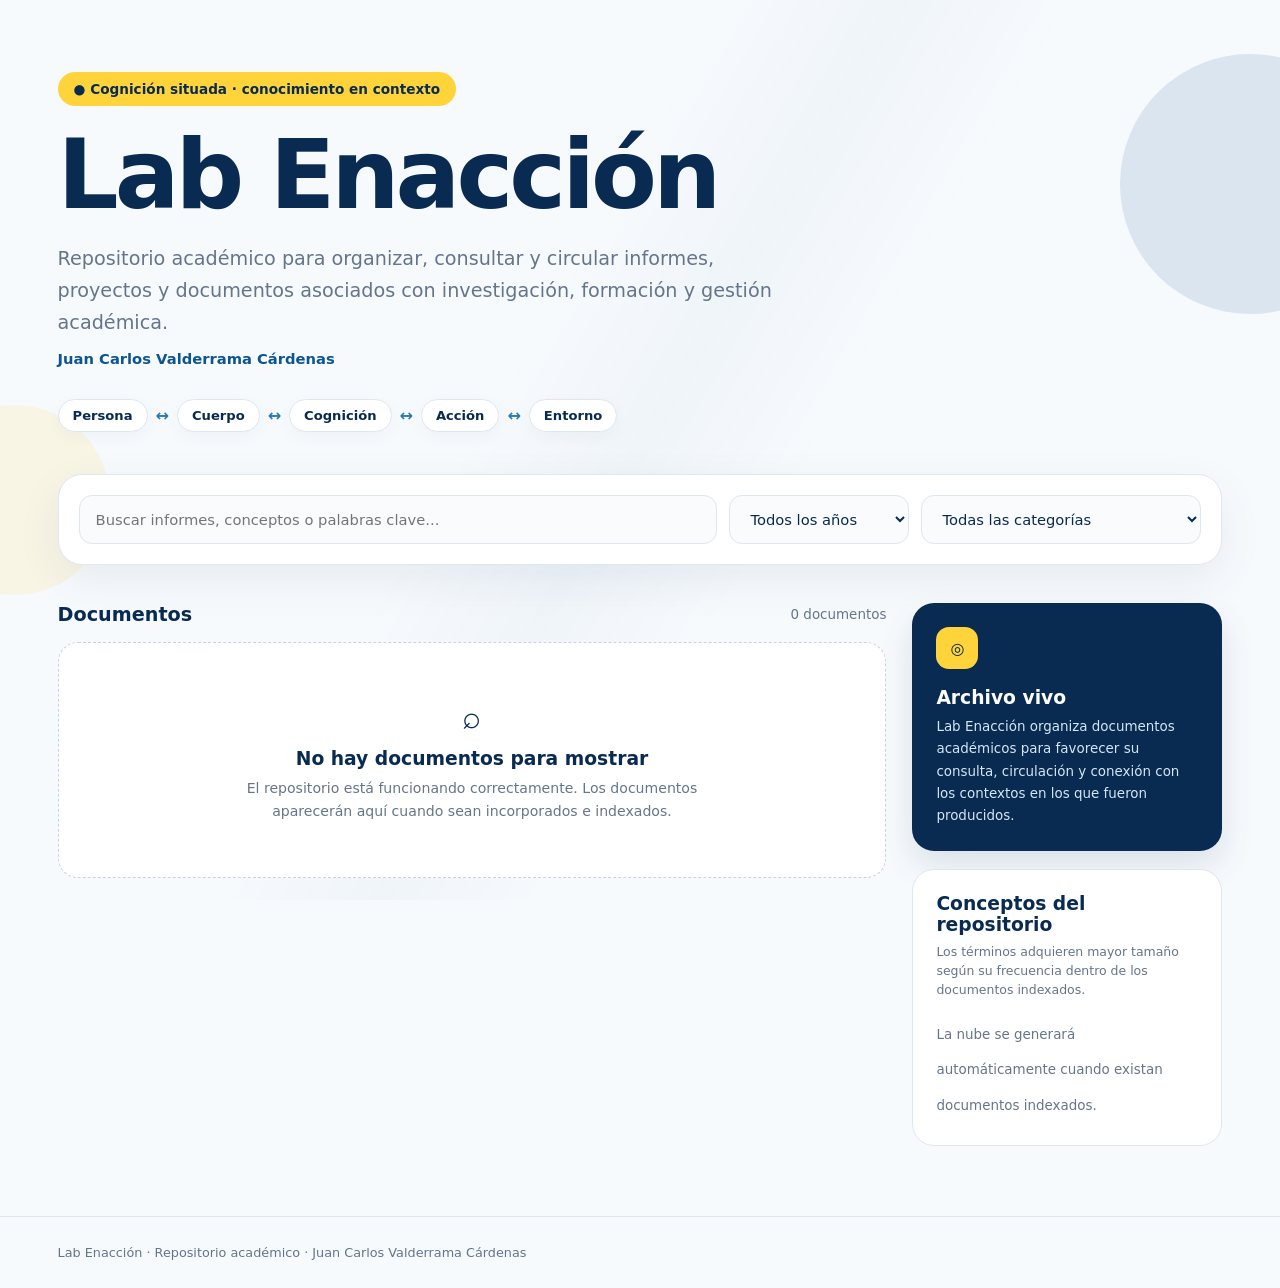
<file: index.html>
<!DOCTYPE html>
<html lang="es">

<head>

  <meta charset="UTF-8">

  <meta
    name="viewport"
    content="width=device-width, initial-scale=1.0"
  >

  <title>
    Lab Enacción | Repositorio de informes
  </title>

  <meta
    name="description"
    content="Repositorio académico de informes y documentos de Lab Enacción."
  >

  <link
    rel="stylesheet"
    href="styles.css"
  >

</head>


<body>


  <!-- FONDO -->

  <div class="background">
    <div class="node node-blue"></div>
    <div class="node node-yellow"></div>
    <div class="node node-small"></div>
  </div>


  <!-- ENCABEZADO -->

  <header class="hero">

    <div class="container">

      <div class="tag">
        ● Cognición situada · conocimiento en contexto
      </div>

      <h1>Lab Enacción</h1>

      <p class="subtitle">
        Repositorio académico para organizar,
        consultar y circular informes, proyectos
        y documentos asociados con investigación,
        formación y gestión académica.
      </p>

      <p class="author">
        Juan Carlos Valderrama Cárdenas
      </p>


      <!-- RELACIÓN ENACTIVA -->

      <div class="enaction">

        <span class="enaction-item">
          Persona
        </span>

        <span class="enaction-arrow">
          ↔
        </span>

        <span class="enaction-item">
          Cuerpo
        </span>

        <span class="enaction-arrow">
          ↔
        </span>

        <span class="enaction-item">
          Cognición
        </span>

        <span class="enaction-arrow">
          ↔
        </span>

        <span class="enaction-item">
          Acción
        </span>

        <span class="enaction-arrow">
          ↔
        </span>

        <span class="enaction-item">
          Entorno
        </span>

      </div>

    </div>

  </header>


  <!-- CONTENIDO -->

  <main class="container">


    <!-- BÚSQUEDA -->

    <section class="search-panel">

      <input
        id="busqueda"
        class="search-field"
        type="search"
        placeholder="Buscar informes, conceptos o palabras clave..."
        aria-label="Buscar documentos"
      >


      <select
        id="filtro-anio"
        class="filter-field"
        aria-label="Filtrar por año"
      >

        <option value="">
          Todos los años
        </option>

      </select>


      <select
        id="filtro-categoria"
        class="filter-field"
        aria-label="Filtrar por categoría"
      >

        <option value="">
          Todas las categorías
        </option>

        <option value="Proyectos de investigación">
          Proyectos de investigación
        </option>

        <option value="Semillero de investigación">
          Semillero de investigación
        </option>

        <option value="SaberPro">
          SaberPro
        </option>

        <option value="Internacionalización">
          Internacionalización
        </option>

      </select>

    </section>


    <!-- CATÁLOGO -->

    <div class="content-layout">


      <!-- DOCUMENTOS -->

      <section>

        <div class="results-header">

          <h2>
            Documentos
          </h2>

          <span
            id="contador"
            class="counter"
          >
            0 documentos
          </span>

        </div>


        <div
          id="documentos"
          class="document-list"
        >

          <div class="empty-state">

            <div class="empty-icon">
              ···
            </div>

            <h3>
              Cargando catálogo
            </h3>

            <p>
              Lab Enacción está consultando
              los documentos disponibles.
            </p>

          </div>

        </div>

      </section>


      <!-- COLUMNA LATERAL -->

      <aside class="sidebar">


        <section class="info-box">

          <div class="info-icon">
            ◎
          </div>

          <h3>
            Archivo vivo
          </h3>

          <p>
            Lab Enacción organiza documentos
            académicos para favorecer su consulta,
            circulación y conexión con los contextos
            en los que fueron producidos.
          </p>

        </section>


        <section class="cloud-box">

          <h3>
            Conceptos del repositorio
          </h3>

          <p class="cloud-description">
            Los términos adquieren mayor tamaño
            según su frecuencia dentro de los
            documentos indexados.
          </p>

          <div
            id="nube-palabras"
            class="word-cloud"
          >
          </div>

        </section>


      </aside>

    </div>

  </main>


  <!-- PIE DE PÁGINA -->

  <footer>

    <div class="container">

      Lab Enacción · Repositorio académico ·
      Juan Carlos Valderrama Cárdenas

    </div>

  </footer>


  <!-- MOTOR DEL CATÁLOGO -->

  <script src="app.js"></script>


</body>

</html>
</file>
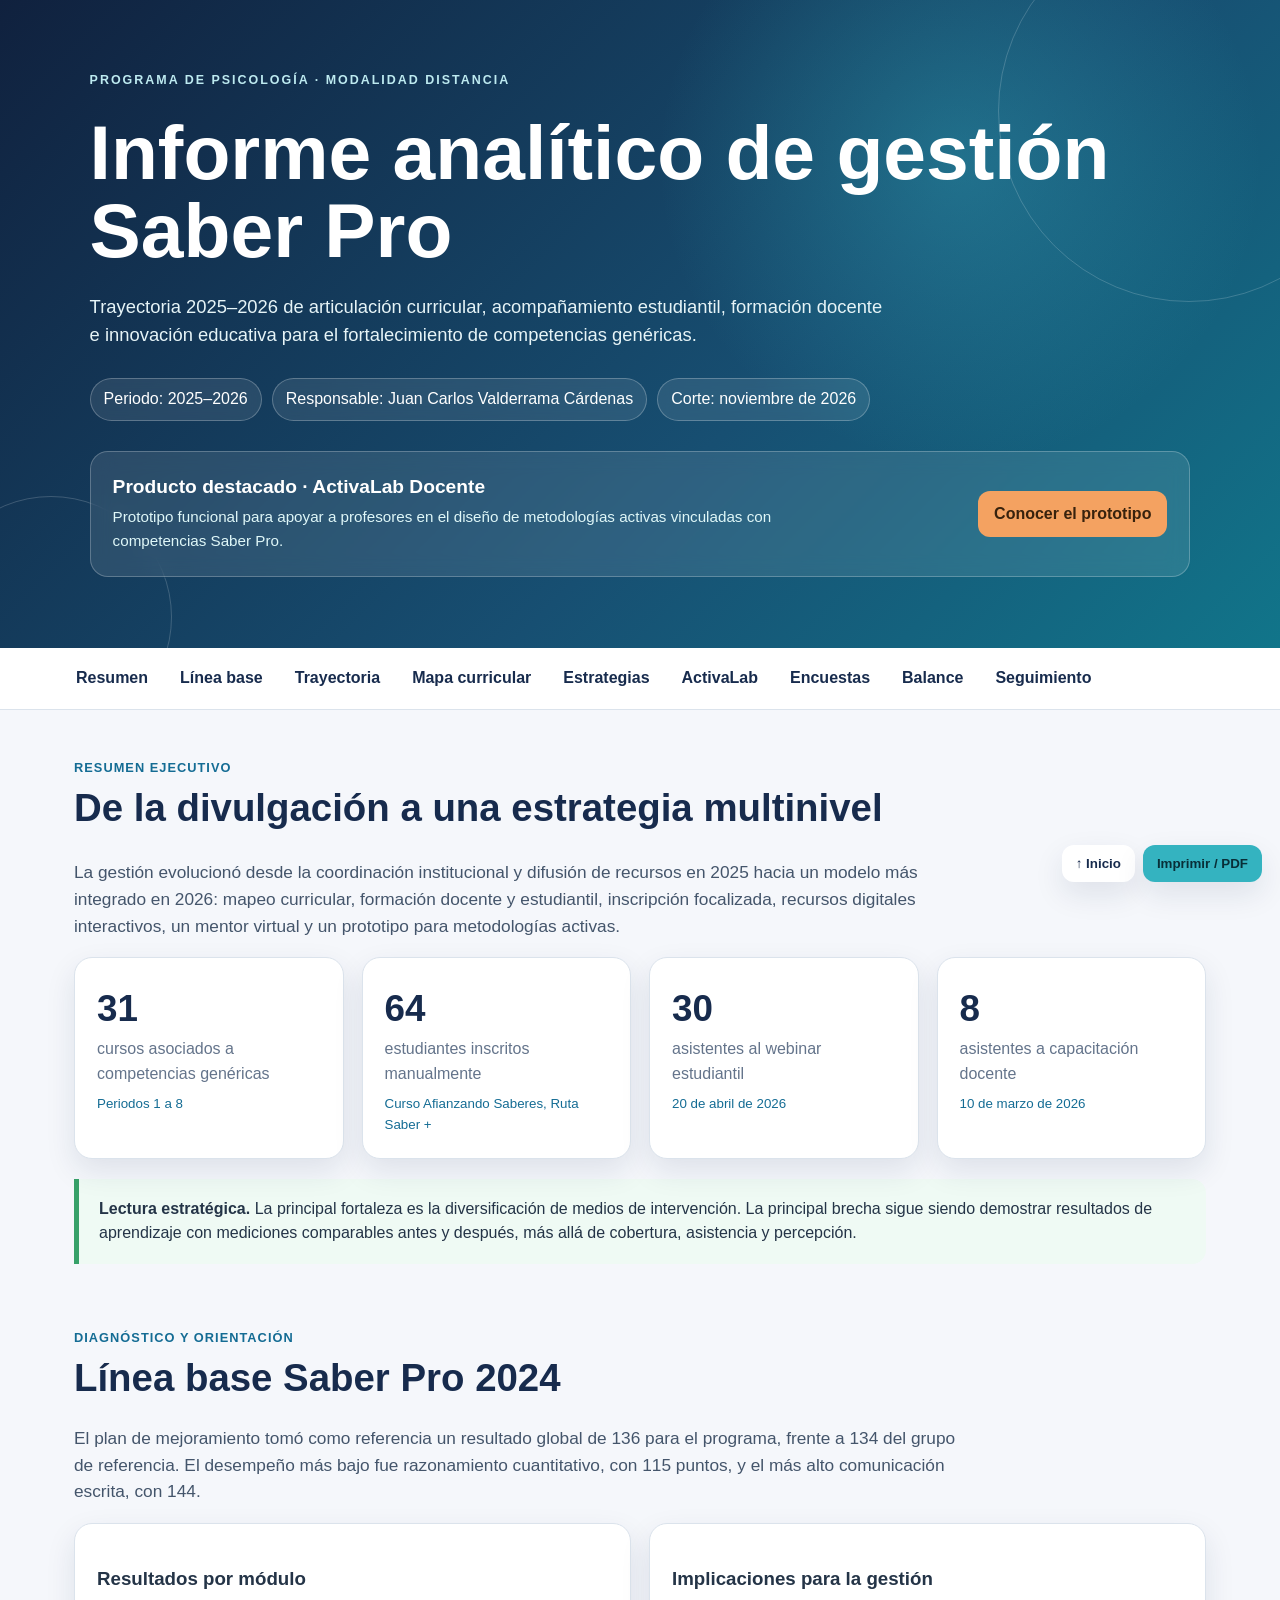
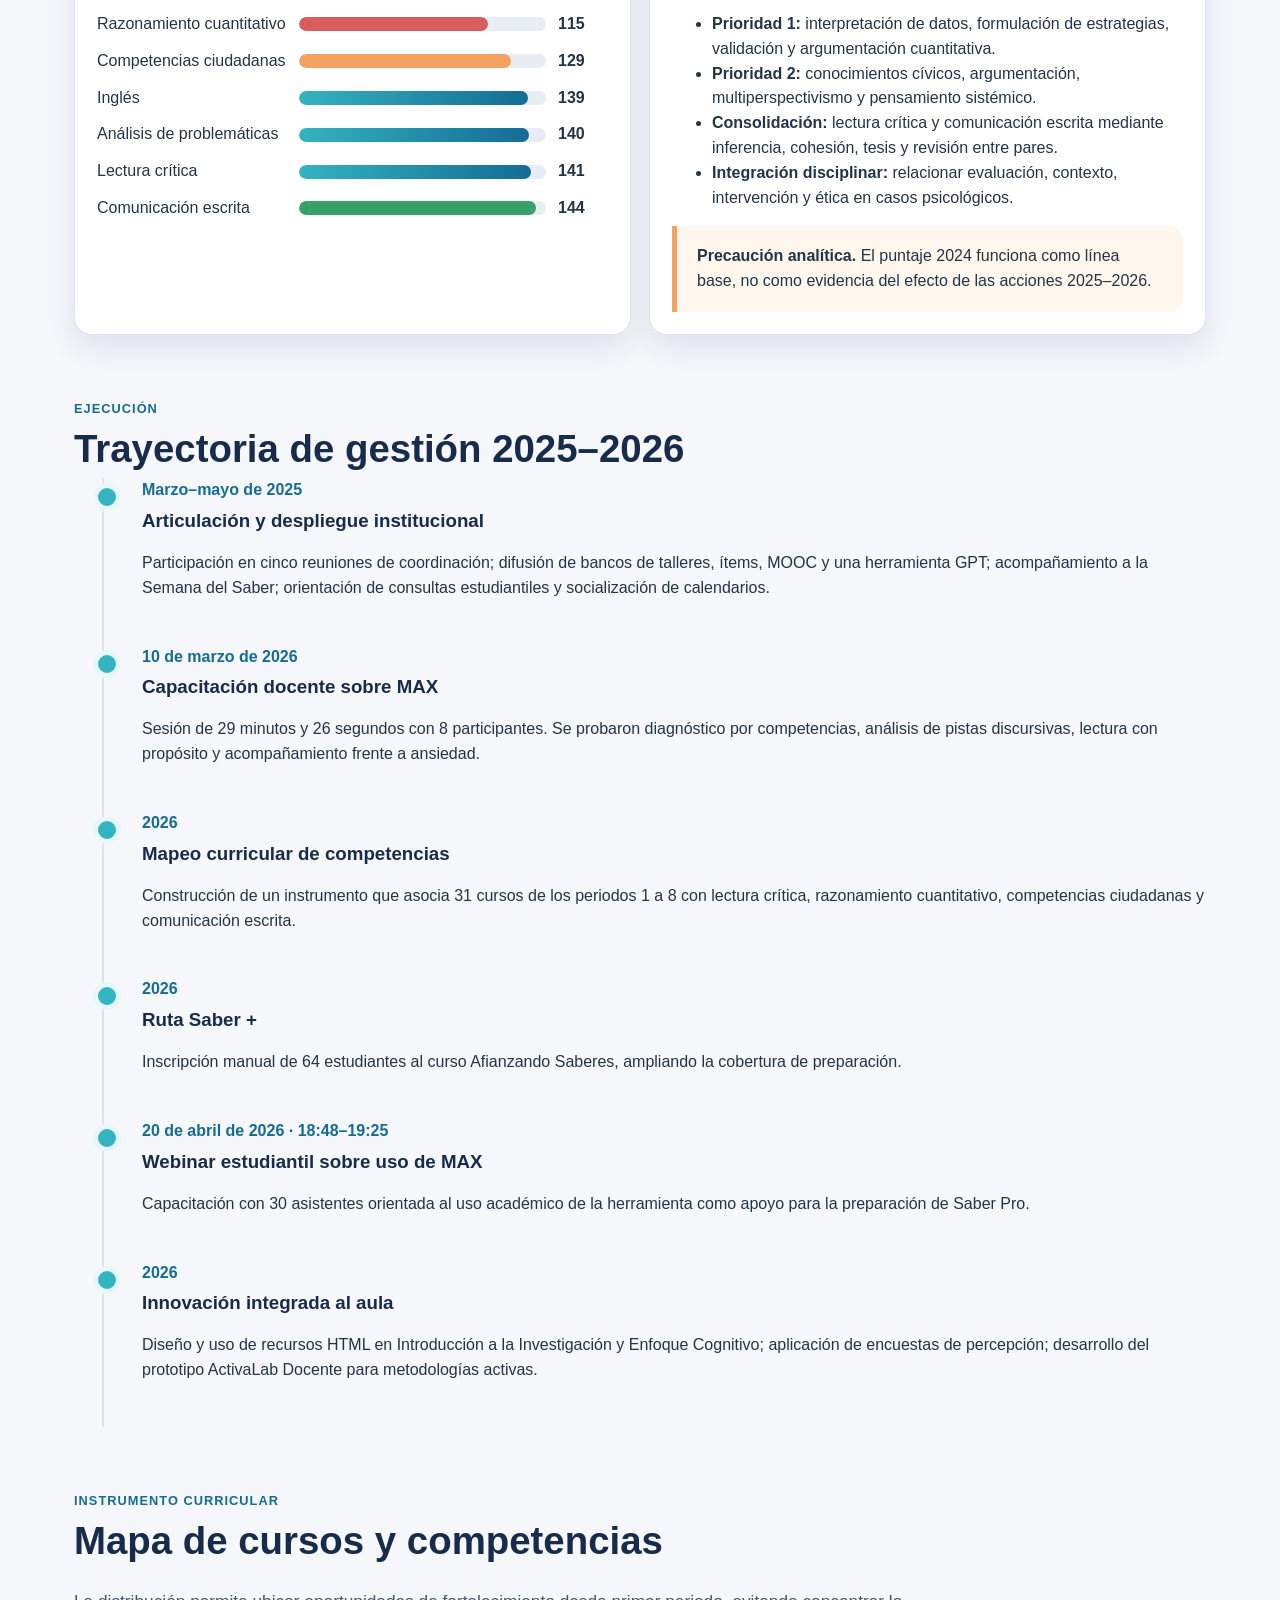
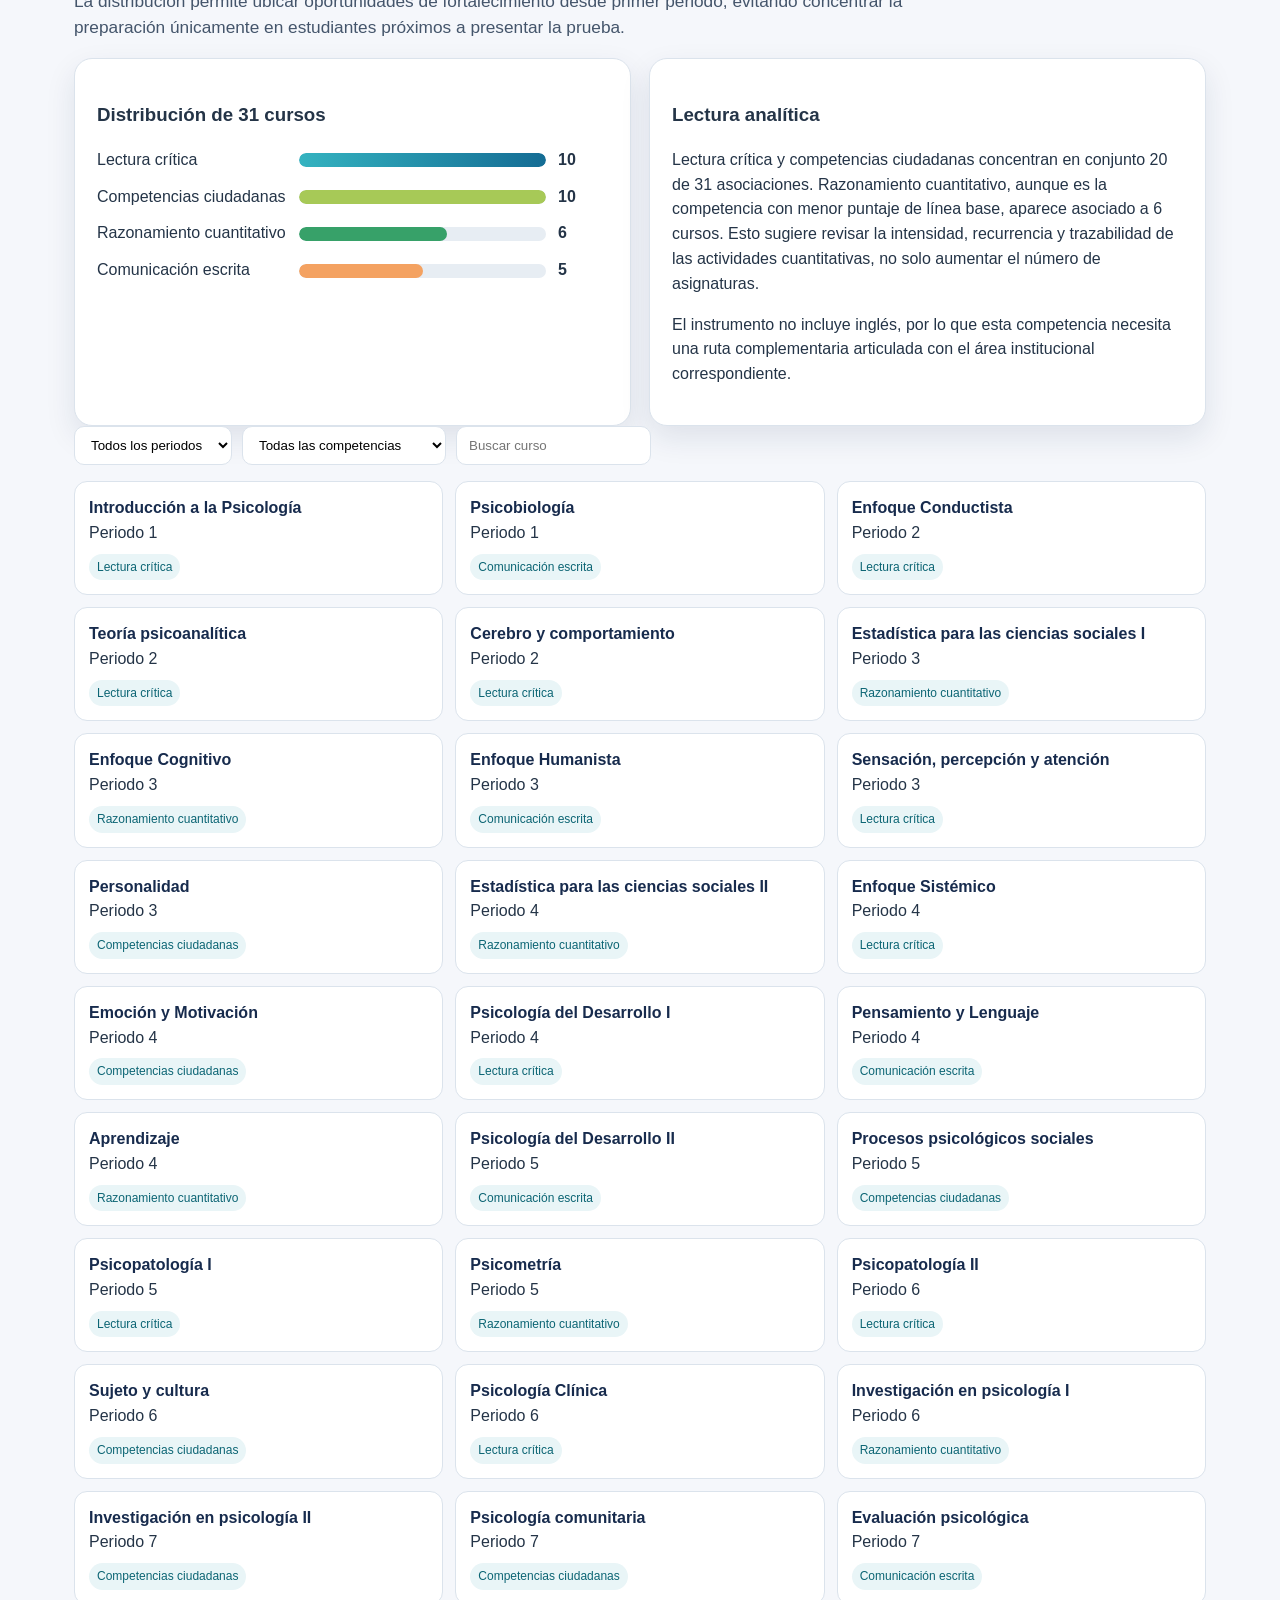
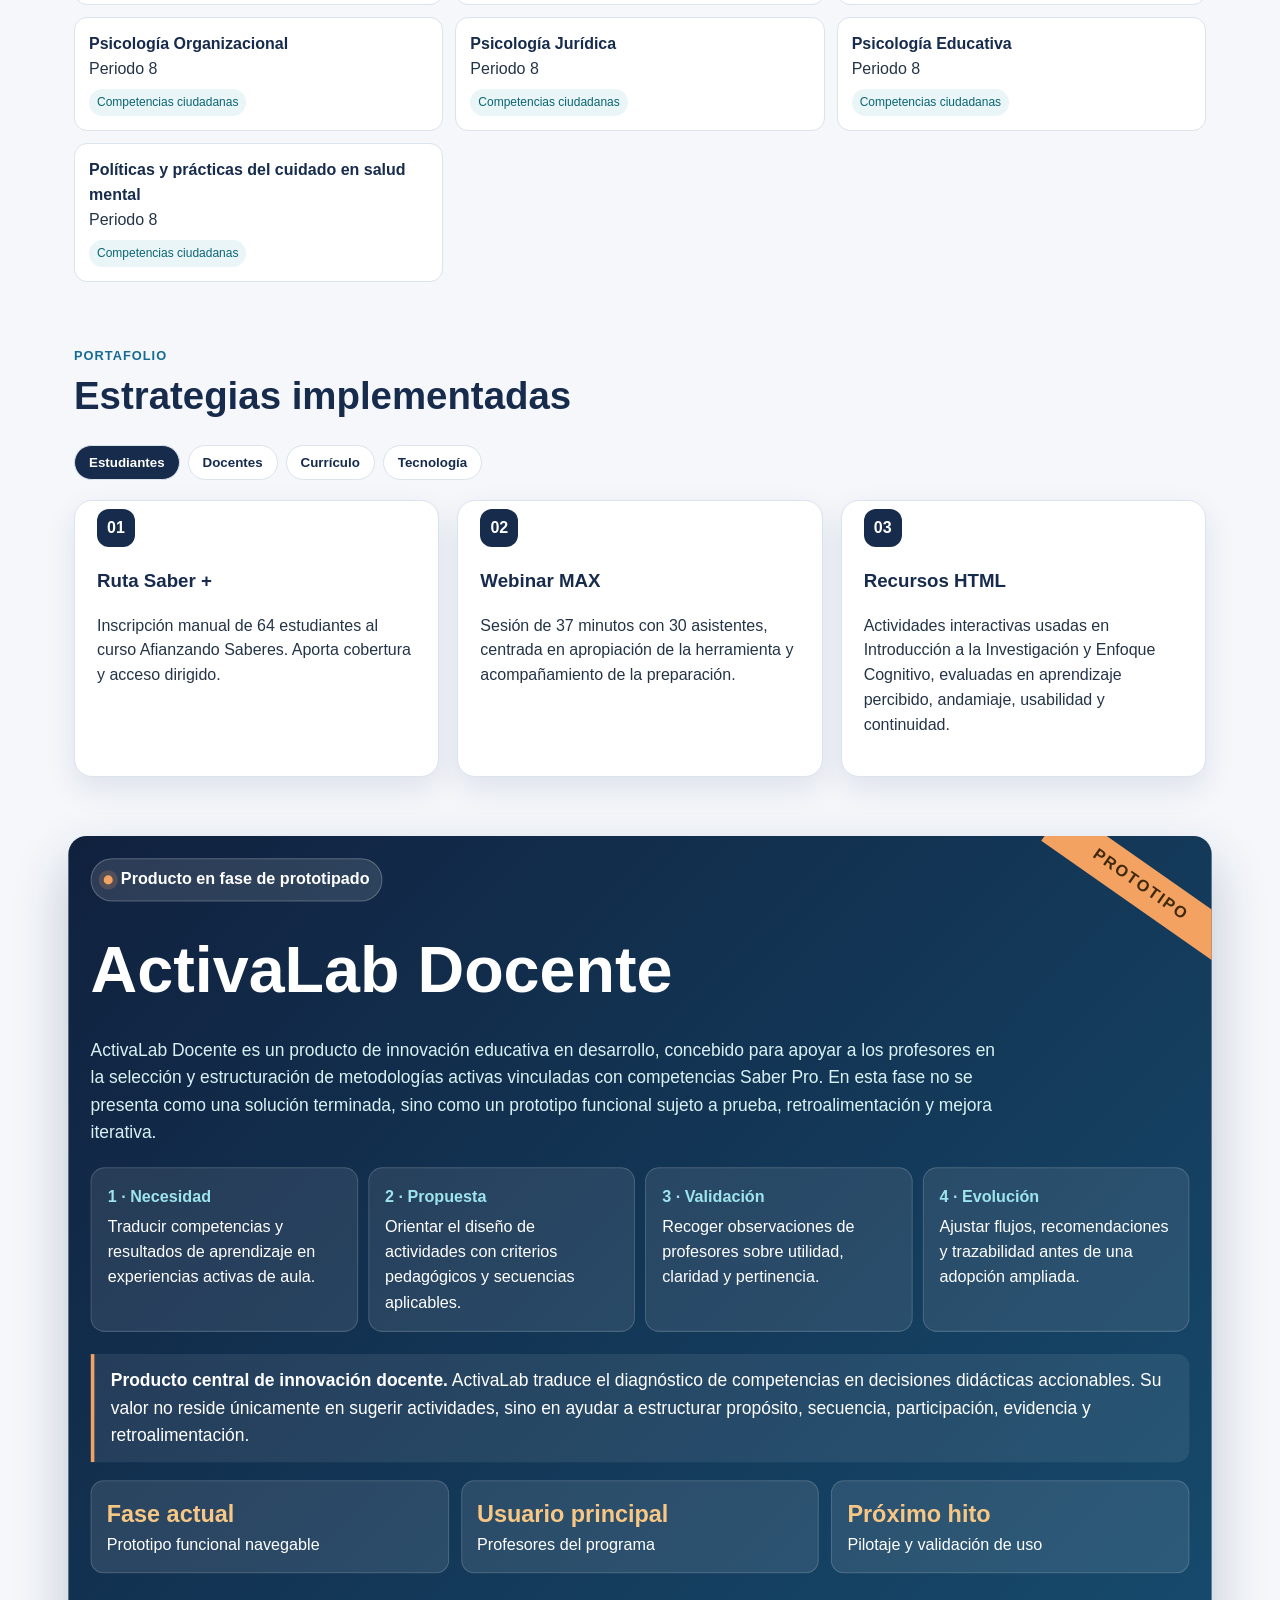
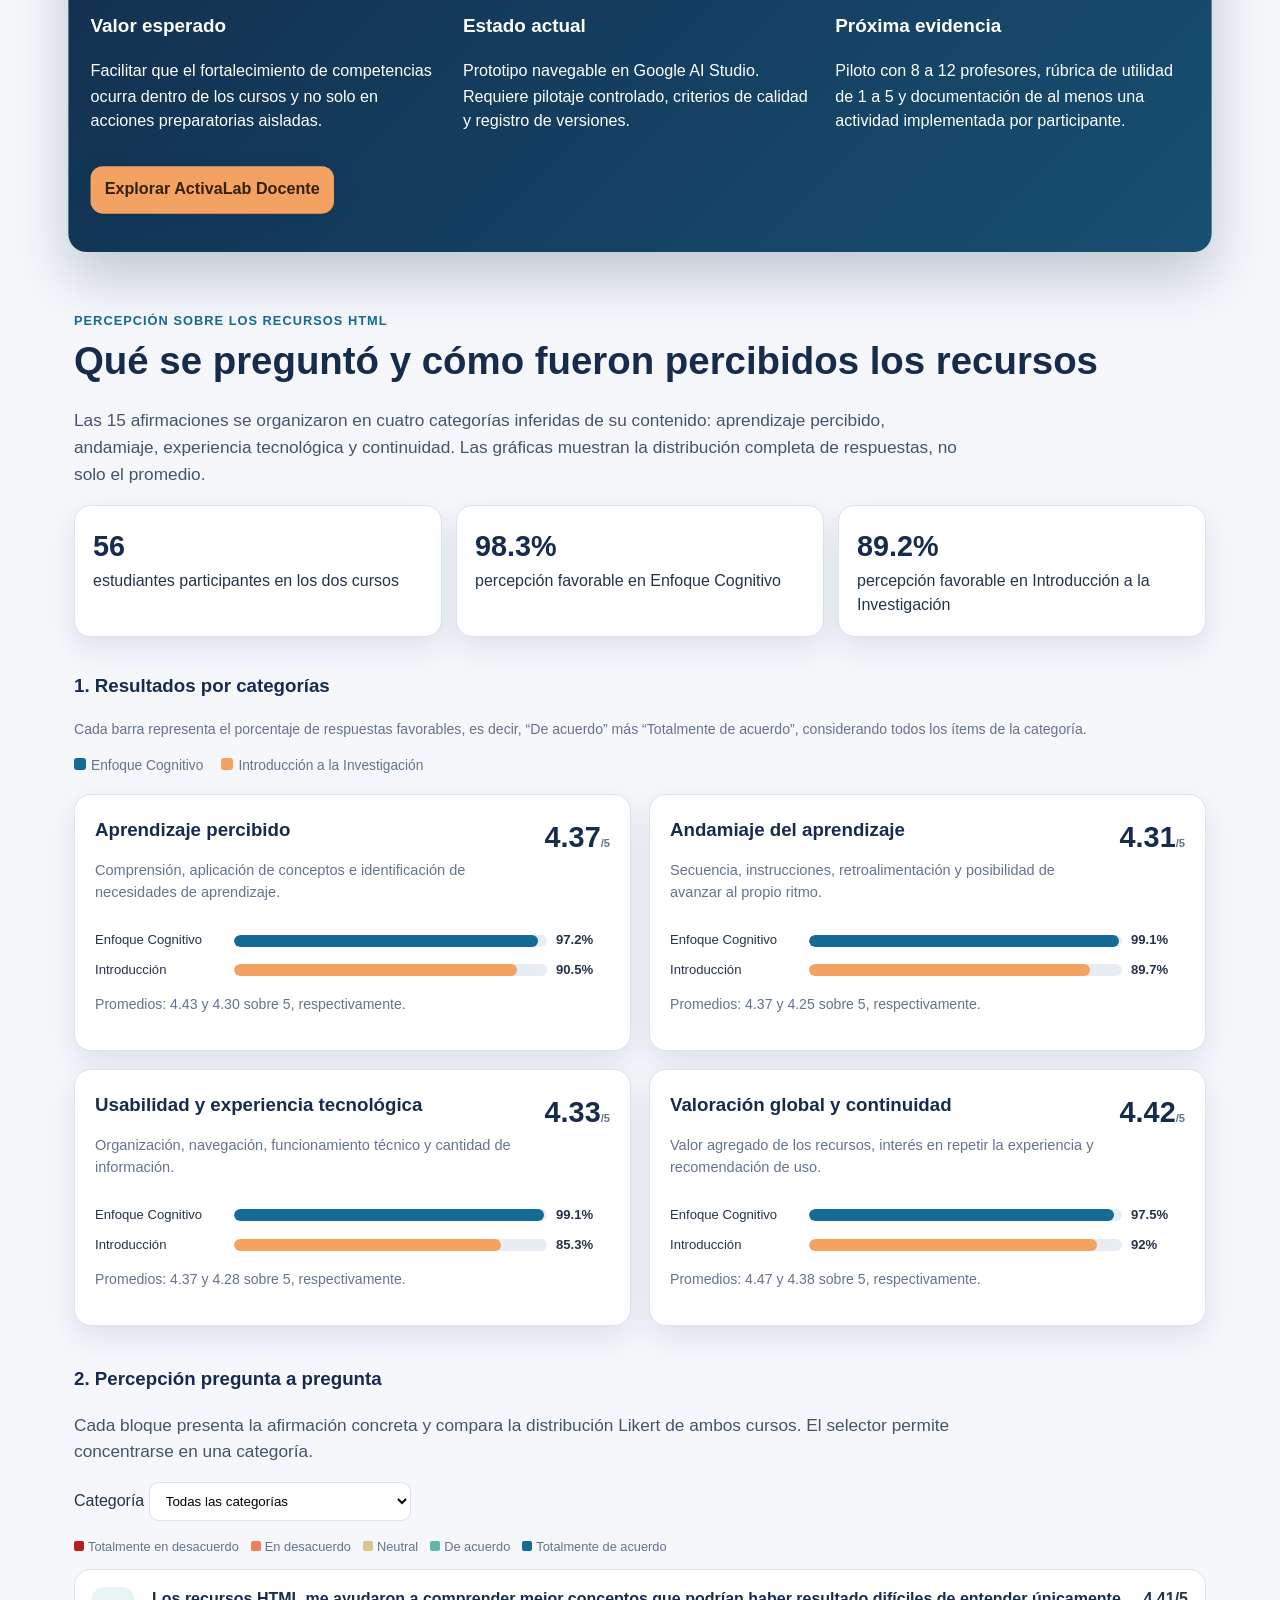
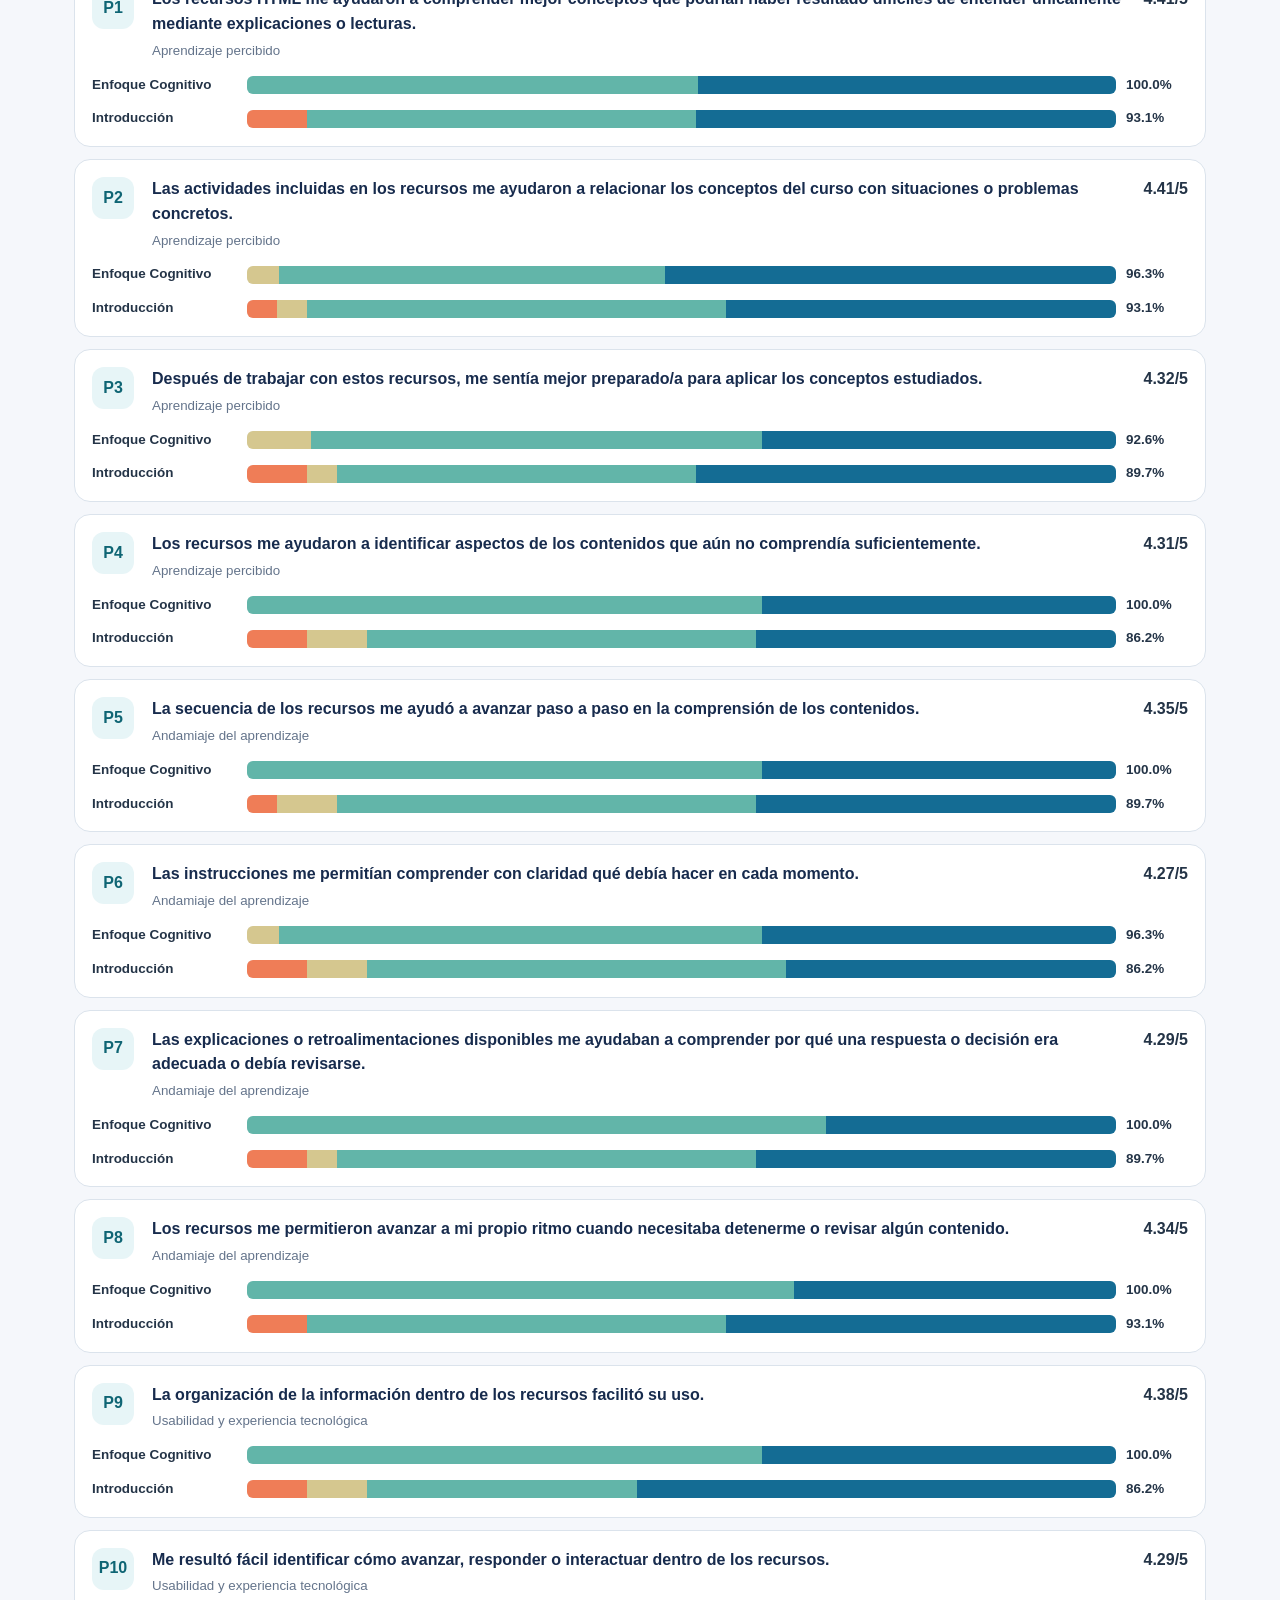
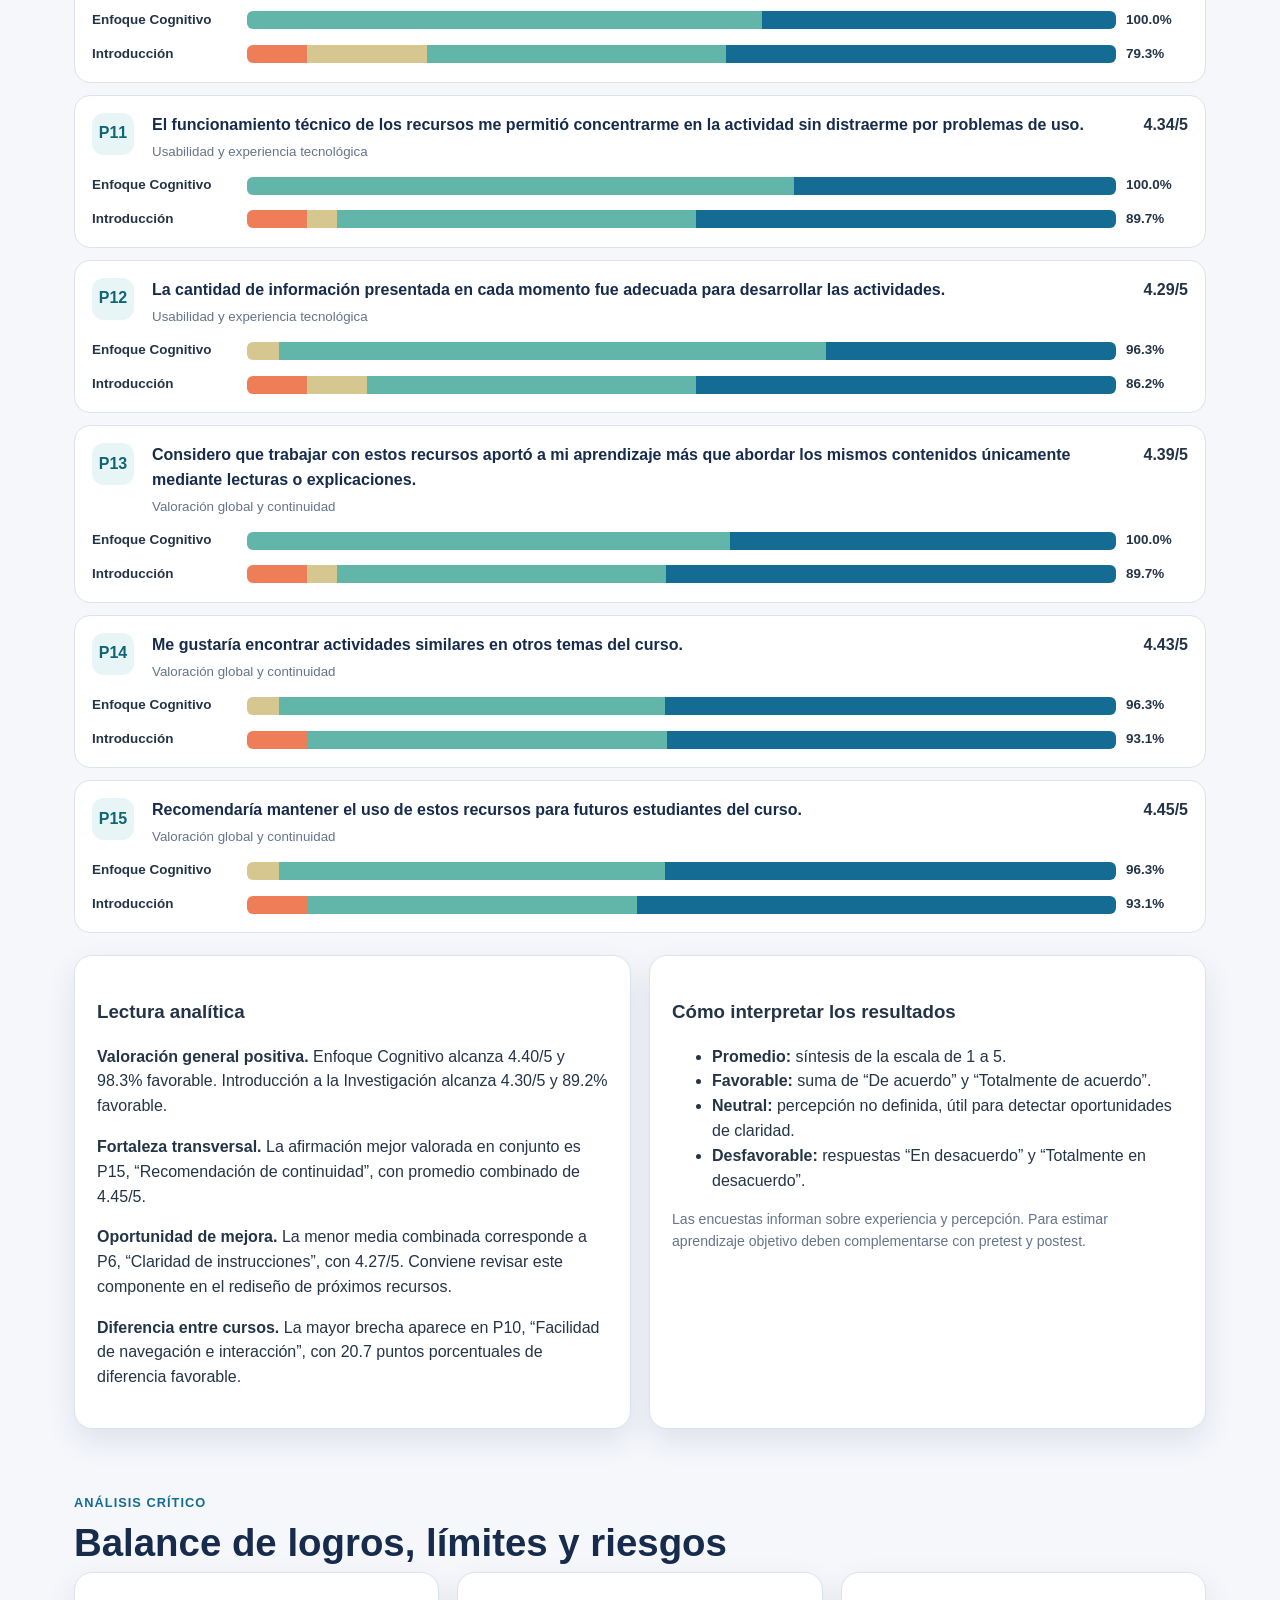
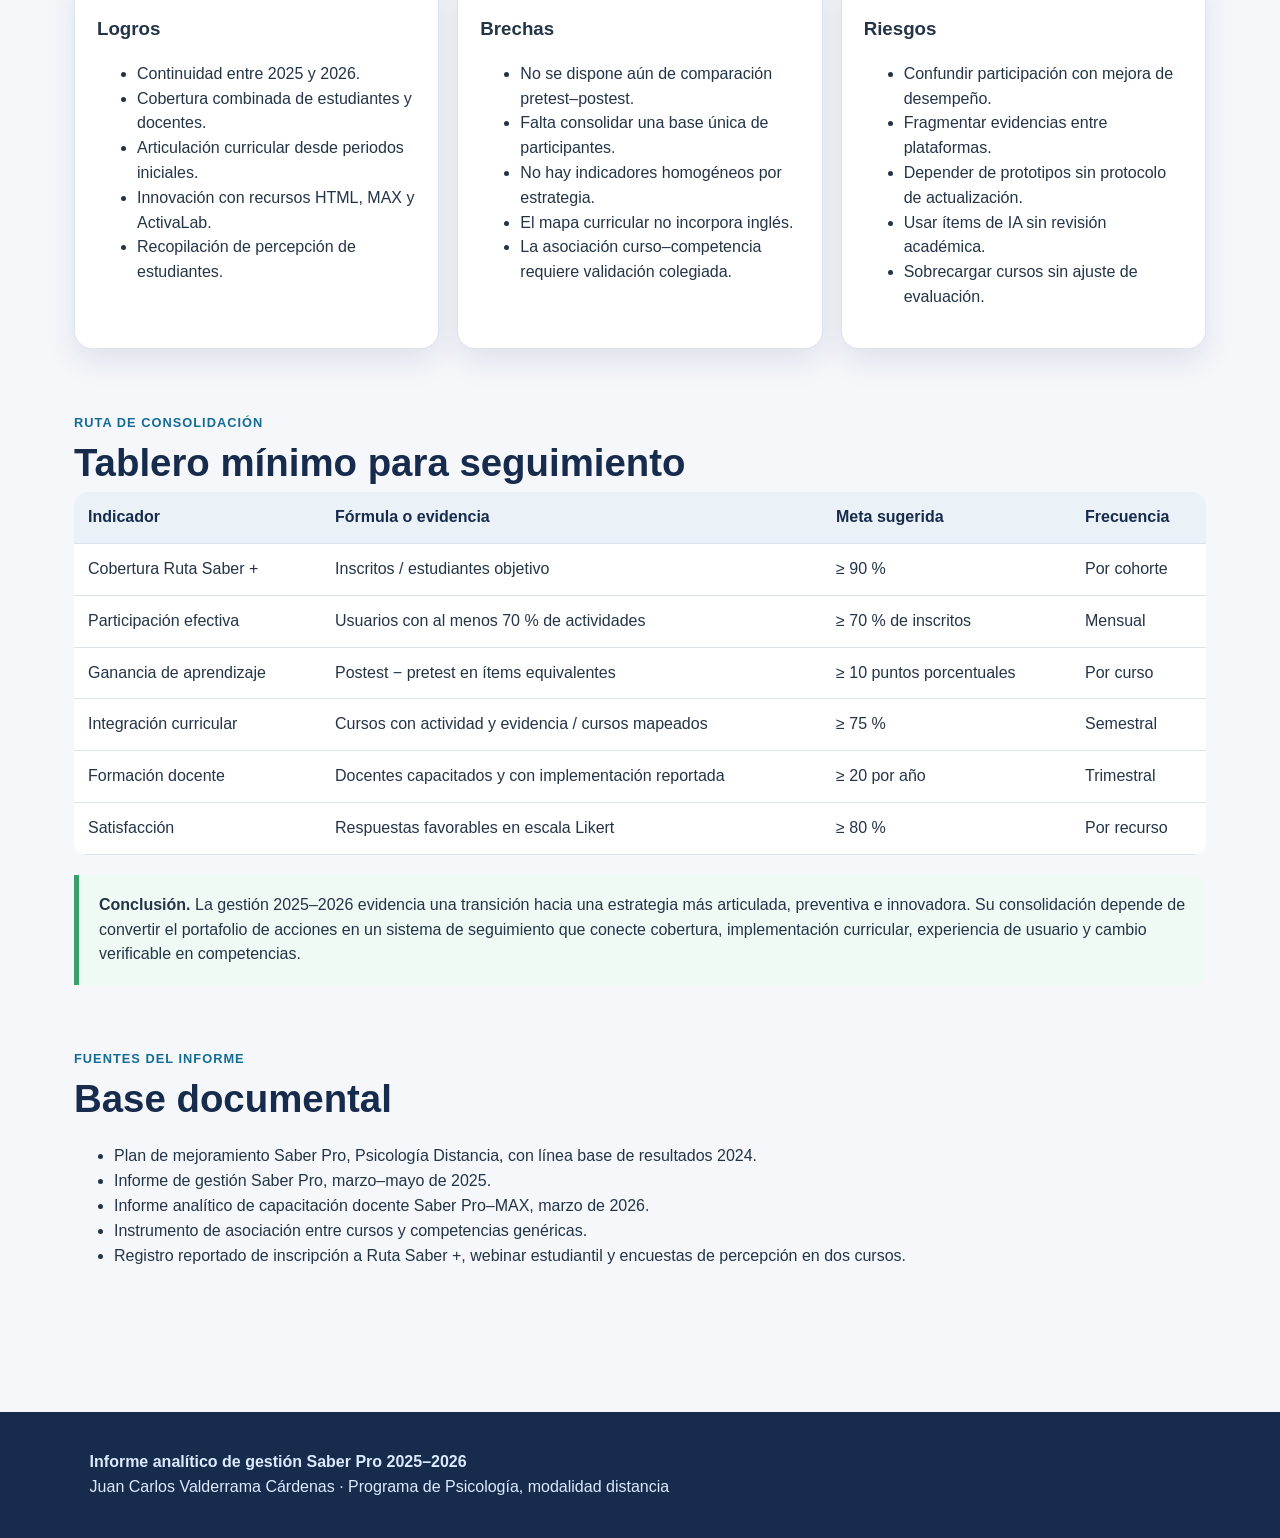
<file: documentos/saberpro/2026-informe-analitico-extendido-saberpro.html>
<!doctype html>
<html lang="es">
<head>
<meta charset="utf-8">
<meta name="viewport" content="width=device-width,initial-scale=1">
<title>Informe analítico de gestión Saber Pro 2025–2026</title>
<style>
:root{--navy:#172b4d;--blue:#146c94;--cyan:#34b3c0;--green:#37a169;--lime:#a7c957;--orange:#f4a261;--red:#d95d5d;--ink:#243447;--muted:#64748b;--paper:#f5f7fb;--card:#fff;--line:#dbe3ec;--shadow:0 12px 30px rgba(23,43,77,.10)}
*{box-sizing:border-box}html{scroll-behavior:smooth}body{margin:0;font-family:Inter,Segoe UI,Arial,sans-serif;color:var(--ink);background:var(--paper);line-height:1.55}a{color:var(--blue)}
.hero{min-height:72vh;display:grid;place-items:center;padding:64px 7vw;color:#fff;background:radial-gradient(circle at 75% 25%,rgba(52,179,192,.35),transparent 28%),linear-gradient(135deg,#10213e,#174f72 60%,#11758a);position:relative;overflow:hidden}.hero:before,.hero:after{content:"";position:absolute;border:1px solid rgba(255,255,255,.18);border-radius:50%;animation:float 9s ease-in-out infinite}.hero:before{width:380px;height:380px;right:-100px;top:-80px}.hero:after{width:240px;height:240px;left:-70px;bottom:-90px;animation-delay:-4s}@keyframes float{50%{transform:translateY(20px) scale(1.05)}}
.hero-inner{max-width:1120px;z-index:1}.eyebrow{text-transform:uppercase;letter-spacing:.16em;font-size:.78rem;font-weight:700;color:#bdeaf0}.hero h1{font-size:clamp(2.35rem,6vw,5rem);line-height:1.02;margin:.3em 0}.hero p{max-width:800px;font-size:1.15rem;color:#e6f4f7}.hero-meta{display:flex;flex-wrap:wrap;gap:10px;margin-top:28px}.pill{padding:8px 13px;border:1px solid rgba(255,255,255,.25);border-radius:999px;background:rgba(255,255,255,.09);backdrop-filter:blur(8px)}
nav{position:sticky;top:0;z-index:10;background:rgba(255,255,255,.94);backdrop-filter:blur(10px);border-bottom:1px solid var(--line);display:flex;gap:8px;overflow:auto;padding:10px 5vw}nav a{text-decoration:none;color:var(--navy);font-weight:650;white-space:nowrap;padding:8px 12px;border-radius:9px}nav a:hover{background:#e9f5f7}
main{max-width:1180px;margin:auto;padding:48px 24px 80px}.section{margin:0 0 64px}.section-head{display:flex;align-items:end;justify-content:space-between;gap:18px;margin-bottom:22px}.section h2{font-size:clamp(1.65rem,3vw,2.45rem);margin:0;color:var(--navy)}.kicker{color:var(--blue);font-weight:750;text-transform:uppercase;letter-spacing:.08em;font-size:.8rem}.lead{font-size:1.08rem;color:#44556b;max-width:900px}
.grid{display:grid;gap:18px}.g4{grid-template-columns:repeat(4,1fr)}.g3{grid-template-columns:repeat(3,1fr)}.g2{grid-template-columns:repeat(2,1fr)}.card{background:var(--card);border:1px solid var(--line);border-radius:18px;padding:22px;box-shadow:var(--shadow)}.metric strong{font-size:2.3rem;color:var(--navy);display:block}.metric span{color:var(--muted)}.metric small{display:block;margin-top:8px;color:var(--blue)}
.callout{border-left:5px solid var(--cyan);background:#eefafb;padding:18px 20px;border-radius:0 14px 14px 0}.warn{border-left-color:var(--orange);background:#fff7ed}.good{border-left-color:var(--green);background:#effaf4}
.tabs{display:flex;gap:8px;flex-wrap:wrap;margin:20px 0}.tab{border:1px solid var(--line);background:#fff;border-radius:999px;padding:9px 14px;cursor:pointer;font-weight:700;color:var(--navy)}.tab.active{background:var(--navy);color:#fff}.panel{display:none}.panel.active{display:block}
.bar-row{display:grid;grid-template-columns:190px 1fr 50px;gap:12px;align-items:center;margin:12px 0}.bar{height:14px;background:#e7edf3;border-radius:999px;overflow:hidden}.bar i{display:block;height:100%;border-radius:999px;background:linear-gradient(90deg,var(--cyan),var(--blue))}
.timeline{position:relative;margin-left:10px}.timeline:before{content:"";position:absolute;left:18px;top:0;bottom:0;width:2px;background:var(--line)}.event{position:relative;padding:0 0 28px 58px}.event:before{content:"";position:absolute;left:9px;top:5px;width:18px;height:18px;border-radius:50%;background:var(--cyan);border:5px solid #e8f8fa}.event time{color:var(--blue);font-weight:800}.event h3{margin:3px 0 5px;color:var(--navy)}
.matrix-controls{display:flex;gap:10px;flex-wrap:wrap;margin-bottom:16px}.matrix-controls select,.matrix-controls input{padding:10px 12px;border:1px solid var(--line);border-radius:10px;background:#fff}.course-grid{display:grid;grid-template-columns:repeat(3,1fr);gap:12px}.course{background:#fff;border:1px solid var(--line);border-radius:13px;padding:14px}.course b{display:block;color:var(--navy)}.tag{display:inline-block;font-size:.75rem;border-radius:999px;padding:4px 8px;margin-top:8px;background:#e9f5f7;color:#0c6574}
.strategy{position:relative;padding-top:8px}.strategy .num{width:38px;height:38px;border-radius:12px;display:grid;place-items:center;background:var(--navy);color:#fff;font-weight:800}.strategy h3{color:var(--navy)}
table{width:100%;border-collapse:collapse;background:#fff;border-radius:14px;overflow:hidden}th,td{padding:13px 14px;text-align:left;border-bottom:1px solid var(--line);vertical-align:top}th{background:#eaf1f7;color:var(--navy)}
footer{background:var(--navy);color:#dbeafe;padding:38px 7vw}.actions{position:fixed;right:18px;bottom:18px;display:flex;gap:8px;z-index:20}.btn{border:0;border-radius:12px;padding:11px 14px;font-weight:750;cursor:pointer;box-shadow:var(--shadow);background:var(--cyan);color:#082f38}.btn.secondary{background:#fff;color:var(--navy)}
@media(max-width:900px){.g4,.g3,.g2,.course-grid{grid-template-columns:1fr 1fr}.hero{min-height:60vh}.bar-row{grid-template-columns:130px 1fr 42px}}@media(max-width:620px){.g4,.g3,.g2,.course-grid{grid-template-columns:1fr}.hero{padding:54px 24px}.bar-row{grid-template-columns:1fr}.actions{position:static;margin:20px}.section-head{display:block}}
@media print{nav,.actions,.tabs,.matrix-controls{display:none!important}.hero{min-height:auto;padding:42px;background:#173a58!important;-webkit-print-color-adjust:exact}.panel{display:block!important}.card{box-shadow:none;break-inside:avoid}.section{break-inside:avoid;margin-bottom:34px}body{background:#fff}}

/* Survey dashboard and prototype emphasis */
.prototype{background:linear-gradient(135deg,#10213e,#174f72);color:#fff;border:0;position:relative;overflow:hidden}.prototype:after{content:"PROTOTIPO";position:absolute;right:-35px;top:28px;transform:rotate(35deg);padding:8px 50px;background:#f4a261;color:#3e290d;font-weight:900;letter-spacing:.12em}.prototype h2,.prototype h3{color:#fff}.prototype .lead{color:#d8f2f4}.stage{display:inline-flex;align-items:center;gap:8px;background:rgba(255,255,255,.12);border:1px solid rgba(255,255,255,.22);border-radius:999px;padding:8px 12px;font-weight:750}.stage i{width:9px;height:9px;border-radius:50%;background:#f4a261;box-shadow:0 0 0 5px rgba(244,162,97,.18)}.proto-flow{display:grid;grid-template-columns:repeat(4,1fr);gap:10px;margin:22px 0}.proto-step{background:rgba(255,255,255,.09);border:1px solid rgba(255,255,255,.16);border-radius:14px;padding:16px}.proto-step b{display:block;color:#9de4ec;margin-bottom:5px}.prototype .btn{display:inline-block;text-decoration:none;background:#f4a261;color:#35200b}
.dash-controls{display:flex;gap:10px;flex-wrap:wrap;margin:16px 0}.dash-controls select{padding:10px 12px;border:1px solid var(--line);border-radius:10px;background:#fff}.kpi-survey{display:grid;grid-template-columns:repeat(4,1fr);gap:14px;margin:18px 0}.kpi-survey .card{padding:17px}.kpi-survey strong{font-size:1.8rem;color:var(--navy);display:block}.likert-row{display:grid;grid-template-columns:minmax(210px,2fr) 4fr 70px;gap:12px;align-items:center;margin:14px 0}.likert-label{font-size:.9rem}.stack{height:22px;display:flex;border-radius:7px;overflow:hidden;background:#edf2f7}.seg{height:100%;min-width:0}.c1{background:#b91c1c}.c2{background:#ef7d57}.c3{background:#d5c78f}.c4{background:#62b5a9}.c5{background:#146c94}.legend{display:flex;gap:12px;flex-wrap:wrap;font-size:.8rem;color:var(--muted);margin:10px 0}.legend i{display:inline-block;width:10px;height:10px;border-radius:2px;margin-right:4px}.dim-grid{display:grid;grid-template-columns:repeat(2,1fr);gap:12px}.dim-row{display:grid;grid-template-columns:1.6fr 2.4fr 62px;gap:10px;align-items:center;margin:12px 0}.compare-bar{height:13px;border-radius:999px;background:#e7edf3;overflow:hidden}.compare-bar i{display:block;height:100%;background:linear-gradient(90deg,var(--cyan),var(--blue));border-radius:999px}.insight{border-top:1px solid var(--line);padding-top:12px;margin-top:12px}.question-table td:nth-child(2){min-width:260px}.question-table td,.question-table th{font-size:.86rem}.scroll-x{overflow-x:auto}@media(max-width:800px){.proto-flow,.kpi-survey,.dim-grid{grid-template-columns:1fr 1fr}.likert-row{grid-template-columns:1fr}.likert-row .stack{height:25px}}@media(max-width:520px){.proto-flow,.kpi-survey,.dim-grid{grid-template-columns:1fr}}

/* Enhanced survey narratives and ActivaLab visibility */
.hero-product{margin-top:30px;display:grid;grid-template-columns:1.4fr .6fr;gap:18px;align-items:center;padding:20px 22px;border:1px solid rgba(255,255,255,.24);border-radius:18px;background:rgba(255,255,255,.10);backdrop-filter:blur(10px)}
.hero-product b{font-size:1.2rem;display:block;color:#fff}.hero-product p{font-size:.95rem;margin:4px 0;color:#dff7f8}.hero-product a{justify-self:end;text-decoration:none;background:#f4a261;color:#38220d;padding:11px 16px;border-radius:12px;font-weight:850}
.prototype{transform:scale(1.01);box-shadow:0 24px 55px rgba(15,45,74,.24)}.prototype h2{font-size:clamp(2.2rem,5vw,4rem)}.prototype-highlight{font-size:1.08rem;border-left:4px solid #f4a261;padding:13px 16px;background:rgba(255,255,255,.08);border-radius:0 12px 12px 0}.proto-metrics{display:grid;grid-template-columns:repeat(3,1fr);gap:12px;margin:18px 0}.proto-metrics div{padding:15px;border-radius:13px;background:rgba(255,255,255,.1);border:1px solid rgba(255,255,255,.16)}.proto-metrics strong{display:block;font-size:1.45rem;color:#f9c784}
.category-card{background:#fff;border:1px solid var(--line);border-radius:17px;padding:20px;box-shadow:var(--shadow)}.category-head{display:flex;align-items:flex-start;justify-content:space-between;gap:16px}.category-head strong{font-size:1.8rem;color:var(--navy)}.category-card h3{margin:0;color:var(--navy)}.category-card .definition{color:var(--muted);font-size:.91rem;min-height:44px}.dual-bars{margin-top:12px}.dual-line{display:grid;grid-template-columns:130px 1fr 54px;gap:9px;align-items:center;margin:9px 0;font-size:.82rem}.dual-track{height:12px;border-radius:999px;background:#e8edf3;overflow:hidden}.dual-track i{display:block;height:100%;border-radius:999px}.cognitive{background:#146c94}.research{background:#f4a261}.survey-legend{display:flex;gap:18px;flex-wrap:wrap;margin:10px 0 18px;color:var(--muted);font-size:.86rem}.survey-legend i{display:inline-block;width:12px;height:12px;border-radius:3px;margin-right:5px}.question-block{border:1px solid var(--line);background:#fff;border-radius:16px;padding:17px;margin:12px 0}.question-title{display:grid;grid-template-columns:48px 1fr auto;gap:12px;align-items:start}.question-no{width:42px;height:42px;border-radius:12px;background:#e7f5f7;color:#0f6574;display:grid;place-items:center;font-weight:900}.question-title p{margin:0;font-weight:680;color:var(--navy)}.question-title small{color:var(--muted);display:block;margin-top:4px}.mini-course{margin-top:13px;display:grid;grid-template-columns:145px 1fr 62px;gap:10px;align-items:center;font-size:.84rem}.mini-stack{display:flex;height:18px;border-radius:6px;overflow:hidden;background:#edf2f7}.comparison-summary{display:grid;grid-template-columns:repeat(3,1fr);gap:14px}.summary-tile{padding:18px;border-radius:16px;background:#fff;border:1px solid var(--line);box-shadow:var(--shadow)}.summary-tile strong{font-size:1.8rem;color:var(--navy);display:block}.method-note{font-size:.88rem;color:var(--muted)}
@media(max-width:800px){.hero-product{grid-template-columns:1fr}.hero-product a{justify-self:start}.proto-metrics,.comparison-summary{grid-template-columns:1fr}.question-title{grid-template-columns:42px 1fr}.question-title>strong{grid-column:2}.mini-course{grid-template-columns:1fr}.category-card .definition{min-height:0}}
</style>
</head>
<body>
<header class="hero" id="inicio"><div class="hero-inner"><div class="eyebrow">Programa de Psicología · modalidad distancia</div><h1>Informe analítico de gestión Saber Pro</h1><p>Trayectoria 2025–2026 de articulación curricular, acompañamiento estudiantil, formación docente e innovación educativa para el fortalecimiento de competencias genéricas.</p><div class="hero-meta"><span class="pill">Periodo: 2025–2026</span><span class="pill">Responsable: Juan Carlos Valderrama Cárdenas</span><span class="pill">Corte: noviembre de 2026</span></div><div class="hero-product"><div><b>Producto destacado · ActivaLab Docente</b><p>Prototipo funcional para apoyar a profesores en el diseño de metodologías activas vinculadas con competencias Saber Pro.</p></div><a href="#activalab">Conocer el prototipo</a></div></div></header>
<nav><a href="#resumen">Resumen</a><a href="#linea-base">Línea base</a><a href="#trayectoria">Trayectoria</a><a href="#curriculo">Mapa curricular</a><a href="#estrategias">Estrategias</a><a href="#activalab">ActivaLab</a><a href="#percepcion">Encuestas</a><a href="#balance">Balance</a><a href="#seguimiento">Seguimiento</a></nav>
<main>
<section class="section" id="resumen"><div class="section-head"><div><div class="kicker">Resumen ejecutivo</div><h2>De la divulgación a una estrategia multinivel</h2></div></div><p class="lead">La gestión evolucionó desde la coordinación institucional y difusión de recursos en 2025 hacia un modelo más integrado en 2026: mapeo curricular, formación docente y estudiantil, inscripción focalizada, recursos digitales interactivos, un mentor virtual y un prototipo para metodologías activas.</p><div class="grid g4"><div class="card metric"><strong>31</strong><span>cursos asociados a competencias genéricas</span><small>Periodos 1 a 8</small></div><div class="card metric"><strong>64</strong><span>estudiantes inscritos manualmente</span><small>Curso Afianzando Saberes, Ruta Saber +</small></div><div class="card metric"><strong>30</strong><span>asistentes al webinar estudiantil</span><small>20 de abril de 2026</small></div><div class="card metric"><strong>8</strong><span>asistentes a capacitación docente</span><small>10 de marzo de 2026</small></div></div><div class="callout good" style="margin-top:20px"><b>Lectura estratégica.</b> La principal fortaleza es la diversificación de medios de intervención. La principal brecha sigue siendo demostrar resultados de aprendizaje con mediciones comparables antes y después, más allá de cobertura, asistencia y percepción.</div></section>
<section class="section" id="linea-base"><div class="kicker">Diagnóstico y orientación</div><h2>Línea base Saber Pro 2024</h2><p class="lead">El plan de mejoramiento tomó como referencia un resultado global de 136 para el programa, frente a 134 del grupo de referencia. El desempeño más bajo fue razonamiento cuantitativo, con 115 puntos, y el más alto comunicación escrita, con 144.</p><div class="grid g2"><div class="card"><h3>Resultados por módulo</h3><div class="bar-row"><span>Razonamiento cuantitativo</span><div class="bar"><i style="width:76.7%;background:var(--red)"></i></div><b>115</b></div><div class="bar-row"><span>Competencias ciudadanas</span><div class="bar"><i style="width:86%;background:var(--orange)"></i></div><b>129</b></div><div class="bar-row"><span>Inglés</span><div class="bar"><i style="width:92.7%"></i></div><b>139</b></div><div class="bar-row"><span>Análisis de problemáticas</span><div class="bar"><i style="width:93.3%"></i></div><b>140</b></div><div class="bar-row"><span>Lectura crítica</span><div class="bar"><i style="width:94%"></i></div><b>141</b></div><div class="bar-row"><span>Comunicación escrita</span><div class="bar"><i style="width:96%;background:var(--green)"></i></div><b>144</b></div></div><div class="card"><h3>Implicaciones para la gestión</h3><ul><li><b>Prioridad 1:</b> interpretación de datos, formulación de estrategias, validación y argumentación cuantitativa.</li><li><b>Prioridad 2:</b> conocimientos cívicos, argumentación, multiperspectivismo y pensamiento sistémico.</li><li><b>Consolidación:</b> lectura crítica y comunicación escrita mediante inferencia, cohesión, tesis y revisión entre pares.</li><li><b>Integración disciplinar:</b> relacionar evaluación, contexto, intervención y ética en casos psicológicos.</li></ul><div class="callout warn"><b>Precaución analítica.</b> El puntaje 2024 funciona como línea base, no como evidencia del efecto de las acciones 2025–2026.</div></div></div></section>
<section class="section" id="trayectoria"><div class="kicker">Ejecución</div><h2>Trayectoria de gestión 2025–2026</h2><div class="timeline"><div class="event"><time>Marzo–mayo de 2025</time><h3>Articulación y despliegue institucional</h3><p>Participación en cinco reuniones de coordinación; difusión de bancos de talleres, ítems, MOOC y una herramienta GPT; acompañamiento a la Semana del Saber; orientación de consultas estudiantiles y socialización de calendarios.</p></div><div class="event"><time>10 de marzo de 2026</time><h3>Capacitación docente sobre MAX</h3><p>Sesión de 29 minutos y 26 segundos con 8 participantes. Se probaron diagnóstico por competencias, análisis de pistas discursivas, lectura con propósito y acompañamiento frente a ansiedad.</p></div><div class="event"><time>2026</time><h3>Mapeo curricular de competencias</h3><p>Construcción de un instrumento que asocia 31 cursos de los periodos 1 a 8 con lectura crítica, razonamiento cuantitativo, competencias ciudadanas y comunicación escrita.</p></div><div class="event"><time>2026</time><h3>Ruta Saber +</h3><p>Inscripción manual de 64 estudiantes al curso Afianzando Saberes, ampliando la cobertura de preparación.</p></div><div class="event"><time>20 de abril de 2026 · 18:48–19:25</time><h3>Webinar estudiantil sobre uso de MAX</h3><p>Capacitación con 30 asistentes orientada al uso académico de la herramienta como apoyo para la preparación de Saber Pro.</p></div><div class="event"><time>2026</time><h3>Innovación integrada al aula</h3><p>Diseño y uso de recursos HTML en Introducción a la Investigación y Enfoque Cognitivo; aplicación de encuestas de percepción; desarrollo del prototipo ActivaLab Docente para metodologías activas.</p></div></div></section>
<section class="section" id="curriculo"><div class="kicker">Instrumento curricular</div><h2>Mapa de cursos y competencias</h2><p class="lead">La distribución permite ubicar oportunidades de fortalecimiento desde primer periodo, evitando concentrar la preparación únicamente en estudiantes próximos a presentar la prueba.</p><div class="grid g2"><div class="card"><h3>Distribución de 31 cursos</h3><div class="bar-row"><span>Lectura crítica</span><div class="bar"><i style="width:100%"></i></div><b>10</b></div><div class="bar-row"><span>Competencias ciudadanas</span><div class="bar"><i style="width:100%;background:var(--lime)"></i></div><b>10</b></div><div class="bar-row"><span>Razonamiento cuantitativo</span><div class="bar"><i style="width:60%;background:var(--green)"></i></div><b>6</b></div><div class="bar-row"><span>Comunicación escrita</span><div class="bar"><i style="width:50%;background:var(--orange)"></i></div><b>5</b></div></div><div class="card"><h3>Lectura analítica</h3><p>Lectura crítica y competencias ciudadanas concentran en conjunto 20 de 31 asociaciones. Razonamiento cuantitativo, aunque es la competencia con menor puntaje de línea base, aparece asociado a 6 cursos. Esto sugiere revisar la intensidad, recurrencia y trazabilidad de las actividades cuantitativas, no solo aumentar el número de asignaturas.</p><p>El instrumento no incluye inglés, por lo que esta competencia necesita una ruta complementaria articulada con el área institucional correspondiente.</p></div></div><div class="matrix-controls"><select id="periodo"><option value="">Todos los periodos</option></select><select id="competencia"><option value="">Todas las competencias</option></select><input id="buscar" placeholder="Buscar curso"></div><div class="course-grid" id="courseGrid"></div></section>
<section class="section" id="estrategias"><div class="kicker">Portafolio</div><h2>Estrategias implementadas</h2><div class="tabs"><button class="tab active" data-tab="t1">Estudiantes</button><button class="tab" data-tab="t2">Docentes</button><button class="tab" data-tab="t3">Currículo</button><button class="tab" data-tab="t4">Tecnología</button></div><div class="panel active" id="t1"><div class="grid g3"><article class="card strategy"><div class="num">01</div><h3>Ruta Saber +</h3><p>Inscripción manual de 64 estudiantes al curso Afianzando Saberes. Aporta cobertura y acceso dirigido.</p></article><article class="card strategy"><div class="num">02</div><h3>Webinar MAX</h3><p>Sesión de 37 minutos con 30 asistentes, centrada en apropiación de la herramienta y acompañamiento de la preparación.</p></article><article class="card strategy"><div class="num">03</div><h3>Recursos HTML</h3><p>Actividades interactivas usadas en Introducción a la Investigación y Enfoque Cognitivo, evaluadas en aprendizaje percibido, andamiaje, usabilidad y continuidad.</p></article></div></div><div class="panel" id="t2"><div class="grid g2"><article class="card strategy"><div class="num">04</div><h3>Capacitación docente en MAX</h3><p>Ocho asistentes exploraron diagnóstico rápido, lectura estratégica, retroalimentación y apoyo emocional. La permanencia media reportada fue de 26 min 35 s.</p></article><article class="card strategy"><div class="num">05</div><h3>ActivaLab Docente</h3><p>Prototipo de aplicación para apoyar el diseño de metodologías activas. <a href="https://aistudio.google.com/apps/047e9d83-8163-49ff-9d82-d78f37470aec?showPreview=true&showAssistant=true&fullscreenApplet=true" target="_blank" rel="noopener">Abrir prototipo</a>.</p></article></div></div><div class="panel" id="t3"><div class="grid g2"><article class="card strategy"><div class="num">06</div><h3>Mapa de 31 cursos</h3><p>Asociación preliminar de cursos y competencias para orientar responsabilidades distribuidas a lo largo del plan de estudios.</p></article><article class="card strategy"><div class="num">07</div><h3>Integración en aula</h3><p>Aplicación de estrategias dentro de cursos regulares, desplazando el enfoque desde la preparación extracurricular hacia el aprendizaje situado.</p></article></div></div><div class="panel" id="t4"><div class="grid g2"><article class="card strategy"><div class="num">08</div><h3>MAX</h3><p>Mentor virtual en desarrollo con diagnóstico de cinco preguntas, retroalimentación discursiva y apoyo para gestionar ansiedad. Requiere supervisión pedagógica y validación de ítems.</p></article><article class="card strategy"><div class="num">09</div><h3>Ecosistema digital</h3><p>Uso combinado de Moodle, correo, WhatsApp, MOOC, recursos HTML, enlaces institucionales y aplicaciones prototipo.</p></article></div></div></section>
<section class="section card prototype" id="activalab"><div class="stage"><i></i> Producto en fase de prototipado</div><h2 style="margin-top:18px">ActivaLab Docente</h2><p class="lead">ActivaLab Docente es un producto de innovación educativa en desarrollo, concebido para apoyar a los profesores en la selección y estructuración de metodologías activas vinculadas con competencias Saber Pro. En esta fase no se presenta como una solución terminada, sino como un prototipo funcional sujeto a prueba, retroalimentación y mejora iterativa.</p><div class="proto-flow"><div class="proto-step"><b>1 · Necesidad</b>Traducir competencias y resultados de aprendizaje en experiencias activas de aula.</div><div class="proto-step"><b>2 · Propuesta</b>Orientar el diseño de actividades con criterios pedagógicos y secuencias aplicables.</div><div class="proto-step"><b>3 · Validación</b>Recoger observaciones de profesores sobre utilidad, claridad y pertinencia.</div><div class="proto-step"><b>4 · Evolución</b>Ajustar flujos, recomendaciones y trazabilidad antes de una adopción ampliada.</div></div><p class="prototype-highlight"><b>Producto central de innovación docente.</b> ActivaLab traduce el diagnóstico de competencias en decisiones didácticas accionables. Su valor no reside únicamente en sugerir actividades, sino en ayudar a estructurar propósito, secuencia, participación, evidencia y retroalimentación.</p><div class="proto-metrics"><div><strong>Fase actual</strong>Prototipo funcional navegable</div><div><strong>Usuario principal</strong>Profesores del programa</div><div><strong>Próximo hito</strong>Pilotaje y validación de uso</div></div><div class="grid g3"><div><h3>Valor esperado</h3><p>Facilitar que el fortalecimiento de competencias ocurra dentro de los cursos y no solo en acciones preparatorias aisladas.</p></div><div><h3>Estado actual</h3><p>Prototipo navegable en Google AI Studio. Requiere pilotaje controlado, criterios de calidad y registro de versiones.</p></div><div><h3>Próxima evidencia</h3><p>Piloto con 8 a 12 profesores, rúbrica de utilidad de 1 a 5 y documentación de al menos una actividad implementada por participante.</p></div></div><p><a class="btn" href="https://aistudio.google.com/apps/047e9d83-8163-49ff-9d82-d78f37470aec?showPreview=true&showAssistant=true&fullscreenApplet=true" target="_blank" rel="noopener">Explorar ActivaLab Docente</a></p></section>
<section class="section" id="percepcion"><div class="kicker">Percepción sobre los recursos HTML</div><h2>Qué se preguntó y cómo fueron percibidos los recursos</h2><p class="lead">Las 15 afirmaciones se organizaron en cuatro categorías inferidas de su contenido: aprendizaje percibido, andamiaje, experiencia tecnológica y continuidad. Las gráficas muestran la distribución completa de respuestas, no solo el promedio.</p>
<div class="comparison-summary" id="overallCompare"></div>
<h3 style="margin-top:34px;color:var(--navy)">1. Resultados por categorías</h3><p class="method-note">Cada barra representa el porcentaje de respuestas favorables, es decir, “De acuerdo” más “Totalmente de acuerdo”, considerando todos los ítems de la categoría.</p><div class="survey-legend"><span><i class="cognitive"></i>Enfoque Cognitivo</span><span><i class="research"></i>Introducción a la Investigación</span></div><div class="grid g2" id="categoryCards"></div>
<h3 style="margin-top:38px;color:var(--navy)">2. Percepción pregunta a pregunta</h3><p class="lead">Cada bloque presenta la afirmación concreta y compara la distribución Likert de ambos cursos. El selector permite concentrarse en una categoría.</p><div class="dash-controls"><label>Categoría <select id="compareDim"><option value="">Todas las categorías</option><option>Aprendizaje percibido</option><option>Andamiaje del aprendizaje</option><option>Usabilidad y experiencia tecnológica</option><option>Valoración global y continuidad</option></select></label></div><div class="legend"><span><i class="c1"></i>Totalmente en desacuerdo</span><span><i class="c2"></i>En desacuerdo</span><span><i class="c3"></i>Neutral</span><span><i class="c4"></i>De acuerdo</span><span><i class="c5"></i>Totalmente de acuerdo</span></div><div id="questionCompare"></div>
<div class="grid g2" style="margin-top:22px"><div class="card"><h3>Lectura analítica</h3><div id="comparativeInsights"></div></div><div class="card"><h3>Cómo interpretar los resultados</h3><ul><li><b>Promedio:</b> síntesis de la escala de 1 a 5.</li><li><b>Favorable:</b> suma de “De acuerdo” y “Totalmente de acuerdo”.</li><li><b>Neutral:</b> percepción no definida, útil para detectar oportunidades de claridad.</li><li><b>Desfavorable:</b> respuestas “En desacuerdo” y “Totalmente en desacuerdo”.</li></ul><p class="method-note">Las encuestas informan sobre experiencia y percepción. Para estimar aprendizaje objetivo deben complementarse con pretest y postest.</p></div></div></section>
<section class="section" id="balance"><div class="kicker">Análisis crítico</div><h2>Balance de logros, límites y riesgos</h2><div class="grid g3"><div class="card"><h3>Logros</h3><ul><li>Continuidad entre 2025 y 2026.</li><li>Cobertura combinada de estudiantes y docentes.</li><li>Articulación curricular desde periodos iniciales.</li><li>Innovación con recursos HTML, MAX y ActivaLab.</li><li>Recopilación de percepción de estudiantes.</li></ul></div><div class="card"><h3>Brechas</h3><ul><li>No se dispone aún de comparación pretest–postest.</li><li>Falta consolidar una base única de participantes.</li><li>No hay indicadores homogéneos por estrategia.</li><li>El mapa curricular no incorpora inglés.</li><li>La asociación curso–competencia requiere validación colegiada.</li></ul></div><div class="card"><h3>Riesgos</h3><ul><li>Confundir participación con mejora de desempeño.</li><li>Fragmentar evidencias entre plataformas.</li><li>Depender de prototipos sin protocolo de actualización.</li><li>Usar ítems de IA sin revisión académica.</li><li>Sobrecargar cursos sin ajuste de evaluación.</li></ul></div></div></section>
<section class="section" id="seguimiento"><div class="kicker">Ruta de consolidación</div><h2>Tablero mínimo para seguimiento</h2><table><tr><th>Indicador</th><th>Fórmula o evidencia</th><th>Meta sugerida</th><th>Frecuencia</th></tr><tr><td>Cobertura Ruta Saber +</td><td>Inscritos / estudiantes objetivo</td><td>≥ 90 %</td><td>Por cohorte</td></tr><tr><td>Participación efectiva</td><td>Usuarios con al menos 70 % de actividades</td><td>≥ 70 % de inscritos</td><td>Mensual</td></tr><tr><td>Ganancia de aprendizaje</td><td>Postest − pretest en ítems equivalentes</td><td>≥ 10 puntos porcentuales</td><td>Por curso</td></tr><tr><td>Integración curricular</td><td>Cursos con actividad y evidencia / cursos mapeados</td><td>≥ 75 %</td><td>Semestral</td></tr><tr><td>Formación docente</td><td>Docentes capacitados y con implementación reportada</td><td>≥ 20 por año</td><td>Trimestral</td></tr><tr><td>Satisfacción</td><td>Respuestas favorables en escala Likert</td><td>≥ 80 %</td><td>Por recurso</td></tr></table><div class="callout good" style="margin-top:20px"><b>Conclusión.</b> La gestión 2025–2026 evidencia una transición hacia una estrategia más articulada, preventiva e innovadora. Su consolidación depende de convertir el portafolio de acciones en un sistema de seguimiento que conecte cobertura, implementación curricular, experiencia de usuario y cambio verificable en competencias.</div></section>
<section class="section"><div class="kicker">Fuentes del informe</div><h2>Base documental</h2><ul><li>Plan de mejoramiento Saber Pro, Psicología Distancia, con línea base de resultados 2024.</li><li>Informe de gestión Saber Pro, marzo–mayo de 2025.</li><li>Informe analítico de capacitación docente Saber Pro–MAX, marzo de 2026.</li><li>Instrumento de asociación entre cursos y competencias genéricas.</li><li>Registro reportado de inscripción a Ruta Saber +, webinar estudiantil y encuestas de percepción en dos cursos.</li></ul></section>
</main>
<div class="actions"><button class="btn secondary" onclick="document.documentElement.scrollTo({top:0,behavior:'smooth'})">↑ Inicio</button><button class="btn" onclick="window.print()">Imprimir / PDF</button></div>
<footer><b>Informe analítico de gestión Saber Pro 2025–2026</b><br>Juan Carlos Valderrama Cárdenas · Programa de Psicología, modalidad distancia</footer>
<script>
const courses=[
['Introducción a la Psicología',1,'Lectura crítica'],['Psicobiología',1,'Comunicación escrita'],['Enfoque Conductista',2,'Lectura crítica'],['Teoría psicoanalítica',2,'Lectura crítica'],['Cerebro y comportamiento',2,'Lectura crítica'],['Estadística para las ciencias sociales I',3,'Razonamiento cuantitativo'],['Enfoque Cognitivo',3,'Razonamiento cuantitativo'],['Enfoque Humanista',3,'Comunicación escrita'],['Sensación, percepción y atención',3,'Lectura crítica'],['Personalidad',3,'Competencias ciudadanas'],['Estadística para las ciencias sociales II',4,'Razonamiento cuantitativo'],['Enfoque Sistémico',4,'Lectura crítica'],['Emoción y Motivación',4,'Competencias ciudadanas'],['Psicología del Desarrollo I',4,'Lectura crítica'],['Pensamiento y Lenguaje',4,'Comunicación escrita'],['Aprendizaje',4,'Razonamiento cuantitativo'],['Psicología del Desarrollo II',5,'Comunicación escrita'],['Procesos psicológicos sociales',5,'Competencias ciudadanas'],['Psicopatología I',5,'Lectura crítica'],['Psicometría',5,'Razonamiento cuantitativo'],['Psicopatología II',6,'Lectura crítica'],['Sujeto y cultura',6,'Competencias ciudadanas'],['Psicología Clínica',6,'Lectura crítica'],['Investigación en psicología I',6,'Razonamiento cuantitativo'],['Investigación en psicología II',7,'Competencias ciudadanas'],['Psicología comunitaria',7,'Competencias ciudadanas'],['Evaluación psicológica',7,'Comunicación escrita'],['Psicología Organizacional',8,'Competencias ciudadanas'],['Psicología Jurídica',8,'Competencias ciudadanas'],['Psicología Educativa',8,'Competencias ciudadanas'],['Políticas y prácticas del cuidado en salud mental',8,'Competencias ciudadanas']];
const p=document.querySelector('#periodo'),c=document.querySelector('#competencia'),q=document.querySelector('#buscar'),grid=document.querySelector('#courseGrid');
[...new Set(courses.map(x=>x[1]))].forEach(x=>p.insertAdjacentHTML('beforeend',`<option>${x}</option>`));[...new Set(courses.map(x=>x[2]))].forEach(x=>c.insertAdjacentHTML('beforeend',`<option>${x}</option>`));
function render(){let f=courses.filter(x=>(!p.value||x[1]==p.value)&&(!c.value||x[2]==c.value)&&x[0].toLowerCase().includes(q.value.toLowerCase()));grid.innerHTML=f.map(x=>`<div class="course"><b>${x[0]}</b><span>Periodo ${x[1]}</span><br><span class="tag">${x[2]}</span></div>`).join('')||'<p>No hay coincidencias.</p>'} [p,c,q].forEach(e=>e.addEventListener('input',render));render();
document.querySelectorAll('.tab').forEach(b=>b.onclick=()=>{document.querySelectorAll('.tab,.panel').forEach(x=>x.classList.remove('active'));b.classList.add('active');document.getElementById(b.dataset.tab).classList.add('active')});

const SURVEY={"Enfoque Cognitivo": {"respondents": 27, "questions": [{"id": 1, "short": "Comprensión de conceptos", "dimension": "Aprendizaje percibido", "text": "Los recursos HTML me ayudaron a comprender mejor conceptos que podrían haber resultado difíciles de entender únicamente mediante explicaciones o lecturas.", "n": 27, "counts": {"Totalmente en desacuerdo": 0, "En desacuerdo": 0, "Ni de acuerdo ni en desacuerdo": 0, "De acuerdo": 14, "Totalmente de acuerdo": 13}, "avg": 4.48, "fav": 100.0, "neu": 0.0, "unf": 0.0}, {"id": 2, "short": "Relación con situaciones concretas", "dimension": "Aprendizaje percibido", "text": "Las actividades incluidas en los recursos me ayudaron a relacionar los conceptos del curso con situaciones o problemas concretos.", "n": 27, "counts": {"Totalmente en desacuerdo": 0, "En desacuerdo": 0, "Ni de acuerdo ni en desacuerdo": 1, "De acuerdo": 12, "Totalmente de acuerdo": 14}, "avg": 4.48, "fav": 96.3, "neu": 3.7, "unf": 0.0}, {"id": 3, "short": "Preparación para aplicar conceptos", "dimension": "Aprendizaje percibido", "text": "Después de trabajar con estos recursos, me sentía mejor preparado/a para aplicar los conceptos estudiados.", "n": 27, "counts": {"Totalmente en desacuerdo": 0, "En desacuerdo": 0, "Ni de acuerdo ni en desacuerdo": 2, "De acuerdo": 14, "Totalmente de acuerdo": 11}, "avg": 4.33, "fav": 92.6, "neu": 7.4, "unf": 0.0}, {"id": 4, "short": "Identificación de vacíos de comprensión", "dimension": "Aprendizaje percibido", "text": "Los recursos me ayudaron a identificar aspectos de los contenidos que aún no comprendía suficientemente.", "n": 27, "counts": {"Totalmente en desacuerdo": 0, "En desacuerdo": 0, "Ni de acuerdo ni en desacuerdo": 0, "De acuerdo": 16, "Totalmente de acuerdo": 11}, "avg": 4.41, "fav": 100.0, "neu": 0.0, "unf": 0.0}, {"id": 5, "short": "Secuencia paso a paso", "dimension": "Andamiaje del aprendizaje", "text": "La secuencia de los recursos me ayudó a avanzar paso a paso en la comprensión de los contenidos.", "n": 27, "counts": {"Totalmente en desacuerdo": 0, "En desacuerdo": 0, "Ni de acuerdo ni en desacuerdo": 0, "De acuerdo": 16, "Totalmente de acuerdo": 11}, "avg": 4.41, "fav": 100.0, "neu": 0.0, "unf": 0.0}, {"id": 6, "short": "Claridad de instrucciones", "dimension": "Andamiaje del aprendizaje", "text": "Las instrucciones me permitían comprender con claridad qué debía hacer en cada momento.", "n": 27, "counts": {"Totalmente en desacuerdo": 0, "En desacuerdo": 0, "Ni de acuerdo ni en desacuerdo": 1, "De acuerdo": 15, "Totalmente de acuerdo": 11}, "avg": 4.37, "fav": 96.3, "neu": 3.7, "unf": 0.0}, {"id": 7, "short": "Utilidad de explicaciones y retroalimentación", "dimension": "Andamiaje del aprendizaje", "text": "Las explicaciones o retroalimentaciones disponibles me ayudaban a comprender por qué una respuesta o decisión era adecuada o debía revisarse.", "n": 27, "counts": {"Totalmente en desacuerdo": 0, "En desacuerdo": 0, "Ni de acuerdo ni en desacuerdo": 0, "De acuerdo": 18, "Totalmente de acuerdo": 9}, "avg": 4.33, "fav": 100.0, "neu": 0.0, "unf": 0.0}, {"id": 8, "short": "Avance al propio ritmo", "dimension": "Andamiaje del aprendizaje", "text": "Los recursos me permitieron avanzar a mi propio ritmo cuando necesitaba detenerme o revisar algún contenido.", "n": 27, "counts": {"Totalmente en desacuerdo": 0, "En desacuerdo": 0, "Ni de acuerdo ni en desacuerdo": 0, "De acuerdo": 17, "Totalmente de acuerdo": 10}, "avg": 4.37, "fav": 100.0, "neu": 0.0, "unf": 0.0}, {"id": 9, "short": "Organización de la información", "dimension": "Usabilidad y experiencia tecnológica", "text": "La organización de la información dentro de los recursos facilitó su uso.", "n": 27, "counts": {"Totalmente en desacuerdo": 0, "En desacuerdo": 0, "Ni de acuerdo ni en desacuerdo": 0, "De acuerdo": 16, "Totalmente de acuerdo": 11}, "avg": 4.41, "fav": 100.0, "neu": 0.0, "unf": 0.0}, {"id": 10, "short": "Facilidad de navegación e interacción", "dimension": "Usabilidad y experiencia tecnológica", "text": "Me resultó fácil identificar cómo avanzar, responder o interactuar dentro de los recursos.", "n": 27, "counts": {"Totalmente en desacuerdo": 0, "En desacuerdo": 0, "Ni de acuerdo ni en desacuerdo": 0, "De acuerdo": 16, "Totalmente de acuerdo": 11}, "avg": 4.41, "fav": 100.0, "neu": 0.0, "unf": 0.0}, {"id": 11, "short": "Funcionamiento técnico", "dimension": "Usabilidad y experiencia tecnológica", "text": "El funcionamiento técnico de los recursos me permitió concentrarme en la actividad sin distraerme por problemas de uso.", "n": 27, "counts": {"Totalmente en desacuerdo": 0, "En desacuerdo": 0, "Ni de acuerdo ni en desacuerdo": 0, "De acuerdo": 17, "Totalmente de acuerdo": 10}, "avg": 4.37, "fav": 100.0, "neu": 0.0, "unf": 0.0}, {"id": 12, "short": "Cantidad de información adecuada", "dimension": "Usabilidad y experiencia tecnológica", "text": "La cantidad de información presentada en cada momento fue adecuada para desarrollar las actividades.", "n": 27, "counts": {"Totalmente en desacuerdo": 0, "En desacuerdo": 0, "Ni de acuerdo ni en desacuerdo": 1, "De acuerdo": 17, "Totalmente de acuerdo": 9}, "avg": 4.3, "fav": 96.3, "neu": 3.7, "unf": 0.0}, {"id": 13, "short": "Valor agregado frente a lecturas", "dimension": "Valoración global y continuidad", "text": "Considero que trabajar con estos recursos aportó a mi aprendizaje más que abordar los mismos contenidos únicamente mediante lecturas o explicaciones.", "n": 27, "counts": {"Totalmente en desacuerdo": 0, "En desacuerdo": 0, "Ni de acuerdo ni en desacuerdo": 0, "De acuerdo": 15, "Totalmente de acuerdo": 12}, "avg": 4.44, "fav": 100.0, "neu": 0.0, "unf": 0.0}, {"id": 14, "short": "Interés en actividades similares", "dimension": "Valoración global y continuidad", "text": "Me gustaría encontrar actividades similares en otros temas del curso.", "n": 27, "counts": {"Totalmente en desacuerdo": 0, "En desacuerdo": 0, "Ni de acuerdo ni en desacuerdo": 1, "De acuerdo": 12, "Totalmente de acuerdo": 14}, "avg": 4.48, "fav": 96.3, "neu": 3.7, "unf": 0.0}, {"id": 15, "short": "Recomendación de continuidad", "dimension": "Valoración global y continuidad", "text": "Recomendaría mantener el uso de estos recursos para futuros estudiantes del curso.", "n": 27, "counts": {"Totalmente en desacuerdo": 0, "En desacuerdo": 0, "Ni de acuerdo ni en desacuerdo": 1, "De acuerdo": 12, "Totalmente de acuerdo": 14}, "avg": 4.48, "fav": 96.3, "neu": 3.7, "unf": 0.0}], "dimensions": [{"dimension": "Aprendizaje percibido", "n": 108, "avg": 4.43, "fav": 97.2, "neu": 2.8, "unf": 0.0, "counts": {"Totalmente en desacuerdo": 0, "En desacuerdo": 0, "Ni de acuerdo ni en desacuerdo": 3, "De acuerdo": 56, "Totalmente de acuerdo": 49}}, {"dimension": "Andamiaje del aprendizaje", "n": 108, "avg": 4.37, "fav": 99.1, "neu": 0.9, "unf": 0.0, "counts": {"Totalmente en desacuerdo": 0, "En desacuerdo": 0, "Ni de acuerdo ni en desacuerdo": 1, "De acuerdo": 66, "Totalmente de acuerdo": 41}}, {"dimension": "Usabilidad y experiencia tecnológica", "n": 108, "avg": 4.37, "fav": 99.1, "neu": 0.9, "unf": 0.0, "counts": {"Totalmente en desacuerdo": 0, "En desacuerdo": 0, "Ni de acuerdo ni en desacuerdo": 1, "De acuerdo": 66, "Totalmente de acuerdo": 41}}, {"dimension": "Valoración global y continuidad", "n": 81, "avg": 4.47, "fav": 97.5, "neu": 2.5, "unf": 0.0, "counts": {"Totalmente en desacuerdo": 0, "En desacuerdo": 0, "Ni de acuerdo ni en desacuerdo": 2, "De acuerdo": 39, "Totalmente de acuerdo": 40}}], "overall": {"n": 405, "avg": 4.4, "fav": 98.3, "neu": 1.7, "unf": 0.0, "counts": {"Totalmente en desacuerdo": 0, "En desacuerdo": 0, "Ni de acuerdo ni en desacuerdo": 7, "De acuerdo": 227, "Totalmente de acuerdo": 171}}}, "Introducción a la Investigación": {"respondents": 29, "questions": [{"id": 1, "short": "Comprensión de conceptos", "dimension": "Aprendizaje percibido", "text": "Los recursos HTML me ayudaron a comprender mejor conceptos que podrían haber resultado difíciles de entender únicamente mediante explicaciones o lecturas.", "n": 29, "counts": {"Totalmente en desacuerdo": 0, "En desacuerdo": 2, "Ni de acuerdo ni en desacuerdo": 0, "De acuerdo": 13, "Totalmente de acuerdo": 14}, "avg": 4.34, "fav": 93.1, "neu": 0.0, "unf": 6.9}, {"id": 2, "short": "Relación con situaciones concretas", "dimension": "Aprendizaje percibido", "text": "Las actividades incluidas en los recursos me ayudaron a relacionar los conceptos del curso con situaciones o problemas concretos.", "n": 29, "counts": {"Totalmente en desacuerdo": 0, "En desacuerdo": 1, "Ni de acuerdo ni en desacuerdo": 1, "De acuerdo": 14, "Totalmente de acuerdo": 13}, "avg": 4.34, "fav": 93.1, "neu": 3.4, "unf": 3.4}, {"id": 3, "short": "Preparación para aplicar conceptos", "dimension": "Aprendizaje percibido", "text": "Después de trabajar con estos recursos, me sentía mejor preparado/a para aplicar los conceptos estudiados.", "n": 29, "counts": {"Totalmente en desacuerdo": 0, "En desacuerdo": 2, "Ni de acuerdo ni en desacuerdo": 1, "De acuerdo": 12, "Totalmente de acuerdo": 14}, "avg": 4.31, "fav": 89.7, "neu": 3.4, "unf": 6.9}, {"id": 4, "short": "Identificación de vacíos de comprensión", "dimension": "Aprendizaje percibido", "text": "Los recursos me ayudaron a identificar aspectos de los contenidos que aún no comprendía suficientemente.", "n": 29, "counts": {"Totalmente en desacuerdo": 0, "En desacuerdo": 2, "Ni de acuerdo ni en desacuerdo": 2, "De acuerdo": 13, "Totalmente de acuerdo": 12}, "avg": 4.21, "fav": 86.2, "neu": 6.9, "unf": 6.9}, {"id": 5, "short": "Secuencia paso a paso", "dimension": "Andamiaje del aprendizaje", "text": "La secuencia de los recursos me ayudó a avanzar paso a paso en la comprensión de los contenidos.", "n": 29, "counts": {"Totalmente en desacuerdo": 0, "En desacuerdo": 1, "Ni de acuerdo ni en desacuerdo": 2, "De acuerdo": 14, "Totalmente de acuerdo": 12}, "avg": 4.28, "fav": 89.7, "neu": 6.9, "unf": 3.4}, {"id": 6, "short": "Claridad de instrucciones", "dimension": "Andamiaje del aprendizaje", "text": "Las instrucciones me permitían comprender con claridad qué debía hacer en cada momento.", "n": 29, "counts": {"Totalmente en desacuerdo": 0, "En desacuerdo": 2, "Ni de acuerdo ni en desacuerdo": 2, "De acuerdo": 14, "Totalmente de acuerdo": 11}, "avg": 4.17, "fav": 86.2, "neu": 6.9, "unf": 6.9}, {"id": 7, "short": "Utilidad de explicaciones y retroalimentación", "dimension": "Andamiaje del aprendizaje", "text": "Las explicaciones o retroalimentaciones disponibles me ayudaban a comprender por qué una respuesta o decisión era adecuada o debía revisarse.", "n": 29, "counts": {"Totalmente en desacuerdo": 0, "En desacuerdo": 2, "Ni de acuerdo ni en desacuerdo": 1, "De acuerdo": 14, "Totalmente de acuerdo": 12}, "avg": 4.24, "fav": 89.7, "neu": 3.4, "unf": 6.9}, {"id": 8, "short": "Avance al propio ritmo", "dimension": "Andamiaje del aprendizaje", "text": "Los recursos me permitieron avanzar a mi propio ritmo cuando necesitaba detenerme o revisar algún contenido.", "n": 29, "counts": {"Totalmente en desacuerdo": 0, "En desacuerdo": 2, "Ni de acuerdo ni en desacuerdo": 0, "De acuerdo": 14, "Totalmente de acuerdo": 13}, "avg": 4.31, "fav": 93.1, "neu": 0.0, "unf": 6.9}, {"id": 9, "short": "Organización de la información", "dimension": "Usabilidad y experiencia tecnológica", "text": "La organización de la información dentro de los recursos facilitó su uso.", "n": 29, "counts": {"Totalmente en desacuerdo": 0, "En desacuerdo": 2, "Ni de acuerdo ni en desacuerdo": 2, "De acuerdo": 9, "Totalmente de acuerdo": 16}, "avg": 4.34, "fav": 86.2, "neu": 6.9, "unf": 6.9}, {"id": 10, "short": "Facilidad de navegación e interacción", "dimension": "Usabilidad y experiencia tecnológica", "text": "Me resultó fácil identificar cómo avanzar, responder o interactuar dentro de los recursos.", "n": 29, "counts": {"Totalmente en desacuerdo": 0, "En desacuerdo": 2, "Ni de acuerdo ni en desacuerdo": 4, "De acuerdo": 10, "Totalmente de acuerdo": 13}, "avg": 4.17, "fav": 79.3, "neu": 13.8, "unf": 6.9}, {"id": 11, "short": "Funcionamiento técnico", "dimension": "Usabilidad y experiencia tecnológica", "text": "El funcionamiento técnico de los recursos me permitió concentrarme en la actividad sin distraerme por problemas de uso.", "n": 29, "counts": {"Totalmente en desacuerdo": 0, "En desacuerdo": 2, "Ni de acuerdo ni en desacuerdo": 1, "De acuerdo": 12, "Totalmente de acuerdo": 14}, "avg": 4.31, "fav": 89.7, "neu": 3.4, "unf": 6.9}, {"id": 12, "short": "Cantidad de información adecuada", "dimension": "Usabilidad y experiencia tecnológica", "text": "La cantidad de información presentada en cada momento fue adecuada para desarrollar las actividades.", "n": 29, "counts": {"Totalmente en desacuerdo": 0, "En desacuerdo": 2, "Ni de acuerdo ni en desacuerdo": 2, "De acuerdo": 11, "Totalmente de acuerdo": 14}, "avg": 4.28, "fav": 86.2, "neu": 6.9, "unf": 6.9}, {"id": 13, "short": "Valor agregado frente a lecturas", "dimension": "Valoración global y continuidad", "text": "Considero que trabajar con estos recursos aportó a mi aprendizaje más que abordar los mismos contenidos únicamente mediante lecturas o explicaciones.", "n": 29, "counts": {"Totalmente en desacuerdo": 0, "En desacuerdo": 2, "Ni de acuerdo ni en desacuerdo": 1, "De acuerdo": 11, "Totalmente de acuerdo": 15}, "avg": 4.34, "fav": 89.7, "neu": 3.4, "unf": 6.9}, {"id": 14, "short": "Interés en actividades similares", "dimension": "Valoración global y continuidad", "text": "Me gustaría encontrar actividades similares en otros temas del curso.", "n": 29, "counts": {"Totalmente en desacuerdo": 0, "En desacuerdo": 2, "Ni de acuerdo ni en desacuerdo": 0, "De acuerdo": 12, "Totalmente de acuerdo": 15}, "avg": 4.38, "fav": 93.1, "neu": 0.0, "unf": 6.9}, {"id": 15, "short": "Recomendación de continuidad", "dimension": "Valoración global y continuidad", "text": "Recomendaría mantener el uso de estos recursos para futuros estudiantes del curso.", "n": 29, "counts": {"Totalmente en desacuerdo": 0, "En desacuerdo": 2, "Ni de acuerdo ni en desacuerdo": 0, "De acuerdo": 11, "Totalmente de acuerdo": 16}, "avg": 4.41, "fav": 93.1, "neu": 0.0, "unf": 6.9}], "dimensions": [{"dimension": "Aprendizaje percibido", "n": 116, "avg": 4.3, "fav": 90.5, "neu": 3.4, "unf": 6.0, "counts": {"Totalmente en desacuerdo": 0, "En desacuerdo": 7, "Ni de acuerdo ni en desacuerdo": 4, "De acuerdo": 52, "Totalmente de acuerdo": 53}}, {"dimension": "Andamiaje del aprendizaje", "n": 116, "avg": 4.25, "fav": 89.7, "neu": 4.3, "unf": 6.0, "counts": {"Totalmente en desacuerdo": 0, "En desacuerdo": 7, "Ni de acuerdo ni en desacuerdo": 5, "De acuerdo": 56, "Totalmente de acuerdo": 48}}, {"dimension": "Usabilidad y experiencia tecnológica", "n": 116, "avg": 4.28, "fav": 85.3, "neu": 7.8, "unf": 6.9, "counts": {"Totalmente en desacuerdo": 0, "En desacuerdo": 8, "Ni de acuerdo ni en desacuerdo": 9, "De acuerdo": 42, "Totalmente de acuerdo": 57}}, {"dimension": "Valoración global y continuidad", "n": 87, "avg": 4.38, "fav": 92.0, "neu": 1.1, "unf": 6.9, "counts": {"Totalmente en desacuerdo": 0, "En desacuerdo": 6, "Ni de acuerdo ni en desacuerdo": 1, "De acuerdo": 34, "Totalmente de acuerdo": 46}}], "overall": {"n": 435, "avg": 4.3, "fav": 89.2, "neu": 4.4, "unf": 6.4, "counts": {"Totalmente en desacuerdo": 0, "En desacuerdo": 28, "Ni de acuerdo ni en desacuerdo": 19, "De acuerdo": 184, "Totalmente de acuerdo": 204}}}};
const RESP=['Totalmente en desacuerdo','En desacuerdo','Ni de acuerdo ni en desacuerdo','De acuerdo','Totalmente de acuerdo'];
const DIMDESC={
'Aprendizaje percibido':'Comprensión, aplicación de conceptos e identificación de necesidades de aprendizaje.',
'Andamiaje del aprendizaje':'Secuencia, instrucciones, retroalimentación y posibilidad de avanzar al propio ritmo.',
'Usabilidad y experiencia tecnológica':'Organización, navegación, funcionamiento técnico y cantidad de información.',
'Valoración global y continuidad':'Valor agregado de los recursos, interés en repetir la experiencia y recomendación de uso.'};
const EC=SURVEY['Enfoque Cognitivo'],II=SURVEY['Introducción a la Investigación'];
function stack(q){return RESP.map((k,i)=>`<i class="seg c${i+1}" title="${k}: ${q.counts[k]}" style="width:${100*q.counts[k]/q.n}%"></i>`).join('')}
function renderOverall(){
 document.getElementById('overallCompare').innerHTML=`<div class="summary-tile"><strong>56</strong>estudiantes participantes en los dos cursos</div><div class="summary-tile"><strong>${EC.overall.fav.toFixed(1)}%</strong>percepción favorable en Enfoque Cognitivo</div><div class="summary-tile"><strong>${II.overall.fav.toFixed(1)}%</strong>percepción favorable en Introducción a la Investigación</div>`;
}
function renderCategories(){
 document.getElementById('categoryCards').innerHTML=EC.dimensions.map((a,i)=>{let b=II.dimensions[i];return `<article class="category-card"><div class="category-head"><div><h3>${a.dimension}</h3><p class="definition">${DIMDESC[a.dimension]}</p></div><strong>${((a.avg+b.avg)/2).toFixed(2)}<small style="font-size:.7rem;color:var(--muted)">/5</small></strong></div><div class="dual-bars"><div class="dual-line"><span>Enfoque Cognitivo</span><div class="dual-track"><i class="cognitive" style="width:${a.fav}%"></i></div><b>${a.fav}%</b></div><div class="dual-line"><span>Introducción</span><div class="dual-track"><i class="research" style="width:${b.fav}%"></i></div><b>${b.fav}%</b></div></div><p class="method-note">Promedios: ${a.avg.toFixed(2)} y ${b.avg.toFixed(2)} sobre 5, respectivamente.</p></article>`}).join('');
}
function renderQuestions(){
 const dim=document.getElementById('compareDim').value;
 const qs=EC.questions.filter(x=>!dim||x.dimension===dim);
 document.getElementById('questionCompare').innerHTML=qs.map(a=>{let b=II.questions[a.id-1];return `<article class="question-block"><div class="question-title"><span class="question-no">P${a.id}</span><div><p>${a.text}</p><small>${a.dimension}</small></div><strong>${((a.avg+b.avg)/2).toFixed(2)}/5</strong></div><div class="mini-course"><b>Enfoque Cognitivo</b><div class="mini-stack">${stack(a)}</div><b>${a.fav.toFixed(1)}%</b></div><div class="mini-course"><b>Introducción</b><div class="mini-stack">${stack(b)}</div><b>${b.fav.toFixed(1)}%</b></div></article>`}).join('');
}
function renderInsights(){
 const all=[];EC.questions.forEach((a,i)=>{let b=II.questions[i];all.push({id:a.id,name:a.short,mean:(a.avg+b.avg)/2,fav:(a.fav+b.fav)/2,gap:a.fav-b.fav})});all.sort((a,b)=>b.mean-a.mean);let low=[...all].sort((a,b)=>a.mean-b.mean)[0];let biggest=[...all].sort((a,b)=>Math.abs(b.gap)-Math.abs(a.gap))[0];
 document.getElementById('comparativeInsights').innerHTML=`<p><b>Valoración general positiva.</b> Enfoque Cognitivo alcanza ${EC.overall.avg.toFixed(2)}/5 y ${EC.overall.fav.toFixed(1)}% favorable. Introducción a la Investigación alcanza ${II.overall.avg.toFixed(2)}/5 y ${II.overall.fav.toFixed(1)}% favorable.</p><p><b>Fortaleza transversal.</b> La afirmación mejor valorada en conjunto es P${all[0].id}, “${all[0].name}”, con promedio combinado de ${all[0].mean.toFixed(2)}/5.</p><p><b>Oportunidad de mejora.</b> La menor media combinada corresponde a P${low.id}, “${low.name}”, con ${low.mean.toFixed(2)}/5. Conviene revisar este componente en el rediseño de próximos recursos.</p><p><b>Diferencia entre cursos.</b> La mayor brecha aparece en P${biggest.id}, “${biggest.name}”, con ${Math.abs(biggest.gap).toFixed(1)} puntos porcentuales de diferencia favorable.</p>`;
}
renderOverall();renderCategories();renderQuestions();renderInsights();document.getElementById('compareDim').addEventListener('change',renderQuestions);
</script>
</file>
<file: styles.css>
/* =====================================================
   LAB ENACCIÓN
   Repositorio académico
   Diseño: azul + blanco + amarillo
===================================================== */

:root {
  --azul-oscuro: #092B52;
  --azul: #0D5493;
  --azul-medio: #2878B5;
  --azul-claro: #EAF3FB;
  --amarillo: #FFD43B;
  --amarillo-claro: #FFF6CB;
  --blanco: #FFFFFF;
  --fondo: #F7FAFD;
  --gris: #65758B;
  --borde: #DDE7F0;
}

/* ===== BASE ===== */

* {
  box-sizing: border-box;
}

html {
  scroll-behavior: smooth;
}

body {
  margin: 0;
  font-family: Inter, system-ui, -apple-system,
    BlinkMacSystemFont, "Segoe UI", sans-serif;
  background: var(--fondo);
  color: var(--azul-oscuro);
  min-height: 100vh;
}

/* ===== FONDO: COGNICIÓN - CUERPO - ENTORNO ===== */

.background {
  position: fixed;
  inset: 0;
  z-index: -1;
  overflow: hidden;
  pointer-events: none;

  background:
    linear-gradient(
      120deg,
      transparent 40%,
      rgba(13, 84, 147, 0.03) 50%,
      transparent 60%
    );
}

.node {
  position: absolute;
  border-radius: 50%;
  opacity: 0.12;
  animation: flotacion 9s ease-in-out infinite;
}

.node-blue {
  width: 260px;
  height: 260px;
  background: var(--azul);
  right: -100px;
  top: 6%;
}

.node-yellow {
  width: 190px;
  height: 190px;
  background: var(--amarillo);
  left: -80px;
  top: 45%;
  animation-delay: -3s;
}

.node-small {
  width: 90px;
  height: 90px;
  background: var(--azul-medio);
  right: 12%;
  bottom: 9%;
  animation-delay: -5s;
}

@keyframes flotacion {
  0%,
  100% {
    transform: translateY(0);
  }

  50% {
    transform: translateY(-18px);
  }
}

/* ===== CONTENEDOR ===== */

.container {
  width: min(1180px, 91%);
  margin: 0 auto;
}

/* ===== ENCABEZADO ===== */

.hero {
  padding: 72px 0 42px;
}

.tag {
  display: inline-flex;
  align-items: center;
  gap: 8px;

  background: var(--amarillo);
  color: var(--azul-oscuro);

  padding: 9px 16px;
  border-radius: 30px;

  font-size: 0.85rem;
  font-weight: 750;
}

.hero h1 {
  margin: 24px 0 0;

  font-size: clamp(3.4rem, 8vw, 6rem);
  line-height: 0.95;
  letter-spacing: -4px;
}

.subtitle {
  max-width: 720px;

  margin: 22px 0 0;

  color: var(--gris);
  font-size: 1.2rem;
  line-height: 1.65;
}

.author {
  margin-top: 12px;

  color: var(--azul);
  font-size: 0.92rem;
  font-weight: 700;
}

/* ===== ENACCIÓN ===== */

.enaction {
  display: flex;
  flex-wrap: wrap;
  align-items: center;
  gap: 8px;

  margin-top: 32px;
}

.enaction-item {
  padding: 8px 14px;

  background: var(--blanco);
  border: 1px solid var(--borde);
  border-radius: 30px;

  box-shadow: 0 5px 16px rgba(9, 43, 82, 0.04);

  font-size: 0.82rem;
  font-weight: 650;
}

.enaction-arrow {
  color: var(--azul-medio);
  font-weight: 800;
}

/* ===== BUSCADOR ===== */

.search-panel {
  display: grid;
  grid-template-columns: minmax(250px, 1fr) 180px 280px;
  gap: 12px;

  padding: 20px;
  margin-bottom: 38px;

  background: var(--blanco);
  border: 1px solid var(--borde);
  border-radius: 24px;

  box-shadow: 0 15px 45px rgba(9, 43, 82, 0.07);
}

.search-field,
.filter-field {
  width: 100%;

  padding: 14px 16px;

  background: #F9FBFD;
  color: var(--azul-oscuro);

  border: 1px solid var(--borde);
  border-radius: 13px;

  font: inherit;
  font-size: 0.92rem;

  outline: none;
}

.search-field:focus,
.filter-field:focus {
  border-color: var(--azul);

  box-shadow:
    0 0 0 3px rgba(13, 84, 147, 0.08);
}

/* ===== DISTRIBUCIÓN ===== */

.content-layout {
  display: grid;
  grid-template-columns: minmax(0, 1fr) 310px;
  gap: 26px;
}

/* ===== RESULTADOS ===== */

.results-header {
  display: flex;
  justify-content: space-between;
  align-items: center;

  margin-bottom: 16px;
}

.results-header h2 {
  margin: 0;
  font-size: 1.2rem;
}

.counter {
  color: var(--gris);
  font-size: 0.84rem;
}

/* ===== DOCUMENTOS ===== */

.document-list {
  display: grid;
  gap: 14px;
}

.document-card {
  padding: 23px;

  background: var(--blanco);

  border: 1px solid var(--borde);
  border-radius: 20px;

  animation: aparecer 0.35s ease both;

  transition:
    transform 0.2s ease,
    box-shadow 0.2s ease,
    border-color 0.2s ease;
}

.document-card:hover {
  transform: translateY(-3px);

  border-color: #BCD1E2;

  box-shadow:
    0 14px 36px rgba(9, 43, 82, 0.09);
}

@keyframes aparecer {
  from {
    opacity: 0;
    transform: translateY(8px);
  }

  to {
    opacity: 1;
    transform: translateY(0);
  }
}

/* ===== ETIQUETAS ===== */

.badges {
  display: flex;
  flex-wrap: wrap;
  gap: 7px;
}

.badge {
  padding: 6px 10px;

  background: var(--azul-claro);
  color: var(--azul);

  border-radius: 20px;

  font-size: 0.7rem;
  font-weight: 800;
}

.badge-year {
  background: var(--amarillo-claro);
  color: #725D00;
}

.document-card h3 {
  margin: 14px 0 0;

  font-size: 1.13rem;
  line-height: 1.4;
}

.keywords {
  margin: 8px 0 0;

  color: var(--gris);

  font-size: 0.82rem;
  line-height: 1.5;
}

.document-footer {
  display: flex;
  justify-content: space-between;
  align-items: center;

  margin-top: 18px;
  padding-top: 14px;

  border-top: 1px solid #EDF2F6;
}

.file-type {
  color: var(--gris);

  font-size: 0.74rem;
  font-weight: 800;
}

/* ===== BOTÓN ===== */

.open-document {
  display: inline-block;

  padding: 9px 14px;

  background: var(--azul);
  color: var(--blanco);

  border-radius: 10px;

  text-decoration: none;

  font-size: 0.81rem;
  font-weight: 700;

  transition:
    background 0.2s ease,
    transform 0.2s ease;
}

.open-document:hover {
  background: var(--azul-oscuro);
  transform: translateY(-1px);
}

/* ===== COLUMNA LATERAL ===== */

.sidebar {
  display: grid;
  gap: 18px;
  align-content: start;
}

.info-box {
  padding: 24px;

  background: var(--azul-oscuro);
  color: var(--blanco);

  border-radius: 22px;

  box-shadow:
    0 14px 35px rgba(9, 43, 82, 0.12);
}

.info-icon {
  width: 42px;
  height: 42px;

  display: grid;
  place-items: center;

  margin-bottom: 18px;

  background: var(--amarillo);
  color: var(--azul-oscuro);

  border-radius: 13px;

  font-weight: 900;
}

.info-box h3 {
  margin: 0 0 8px;
}

.info-box p {
  margin: 0;

  color: #D5E5F4;

  font-size: 0.84rem;
  line-height: 1.65;
}

/* ===== NUBE DE PALABRAS ===== */

.cloud-box {
  padding: 23px;

  background: var(--blanco);

  border: 1px solid var(--borde);
  border-radius: 22px;
}

.cloud-box h3 {
  margin: 0 0 8px;
}

.cloud-description {
  margin: 0 0 17px;

  color: var(--gris);

  font-size: 0.78rem;
  line-height: 1.5;
}

.word-cloud {
  line-height: 2.2;
}

.cloud-word {
  display: inline-block;

  margin-right: 9px;

  color: var(--azul);

  cursor: default;

  animation: respirar 5s ease-in-out infinite;

  transition:
    color 0.2s ease,
    transform 0.2s ease;
}

.cloud-word:hover {
  color: #C69B00;
  transform: scale(1.08);
}

@keyframes respirar {
  0%,
  100% {
    opacity: 1;
  }

  50% {
    opacity: 0.68;
  }
}

/* ===== SIN DOCUMENTOS ===== */

.empty-state {
  padding: 55px 25px;

  background: var(--blanco);

  border: 1px dashed #C5D4E1;
  border-radius: 20px;

  text-align: center;
}

.empty-icon {
  margin-bottom: 12px;
  font-size: 2rem;
}

.empty-state h3 {
  margin: 0 0 8px;
}

.empty-state p {
  max-width: 480px;

  margin: auto;

  color: var(--gris);

  font-size: 0.88rem;
  line-height: 1.6;
}

/* ===== PIE ===== */

footer {
  margin-top: 70px;
  padding: 28px 0;

  border-top: 1px solid var(--borde);

  color: var(--gris);

  font-size: 0.8rem;
}

/* ===== RESPONSIVE ===== */

@media (max-width: 850px) {

  .search-panel {
    grid-template-columns: 1fr;
  }

  .content-layout {
    grid-template-columns: 1fr;
  }

  .sidebar {
    grid-template-columns: 1fr 1fr;
  }

}

@media (max-width: 600px) {

  .hero {
    padding-top: 48px;
  }

  .hero h1 {
    letter-spacing: -2.5px;
  }

  .subtitle {
    font-size: 1.05rem;
  }

  .sidebar {
    grid-template-columns: 1fr;
  }

  .document-footer {
    align-items: flex-start;
    gap: 14px;
    flex-direction: column;
  }

}
</file>
